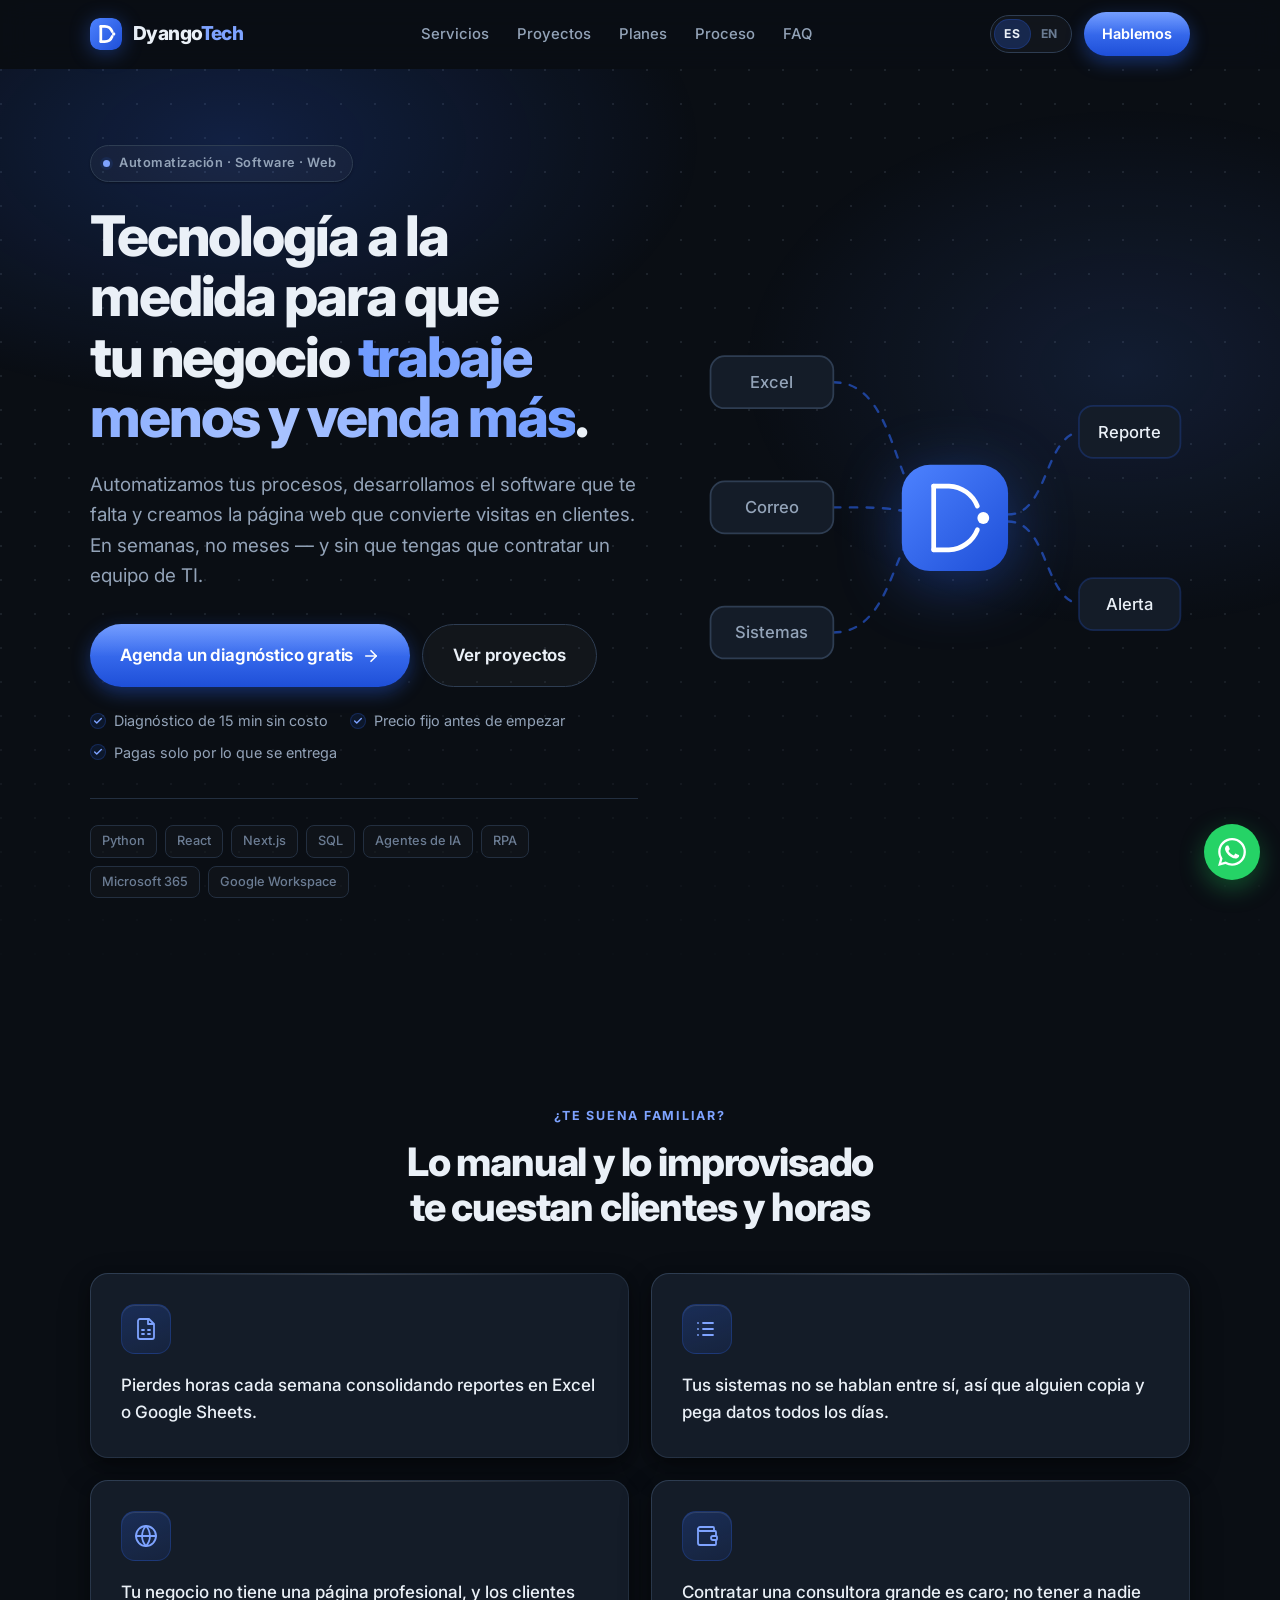
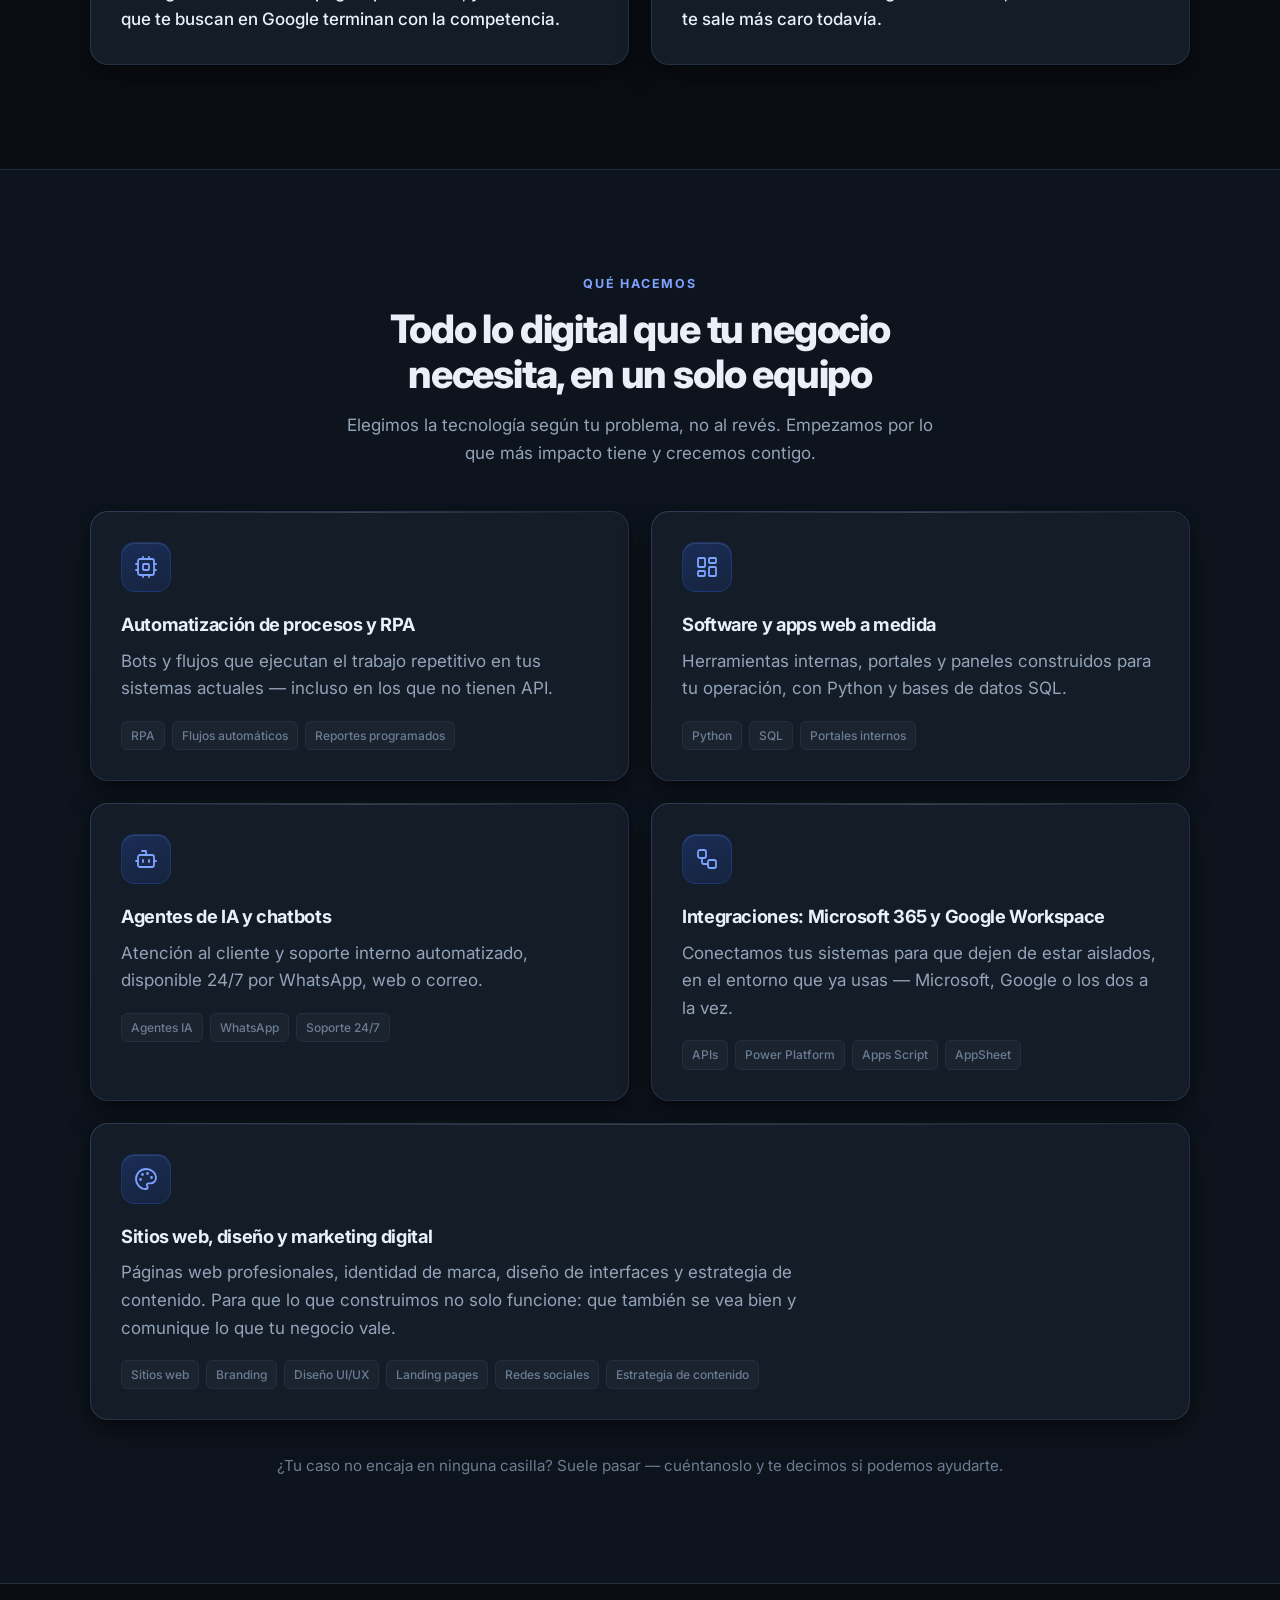
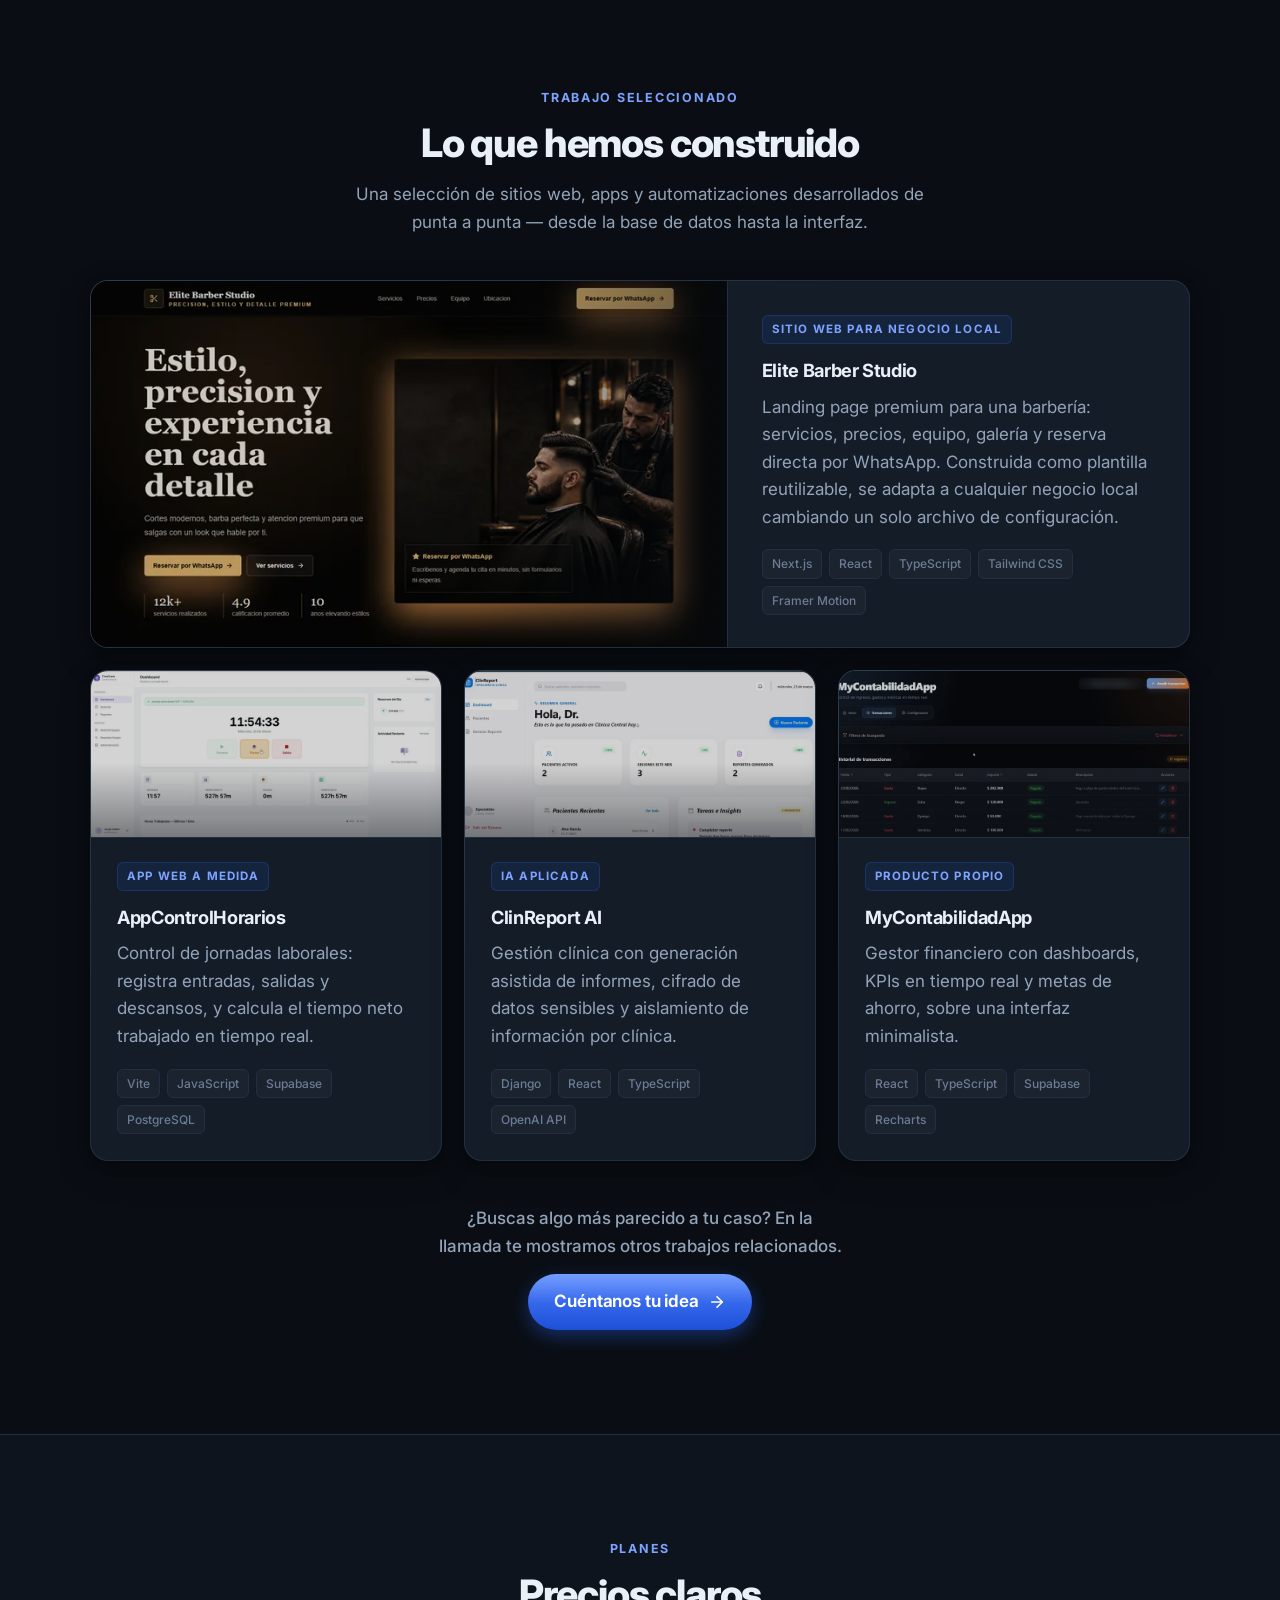
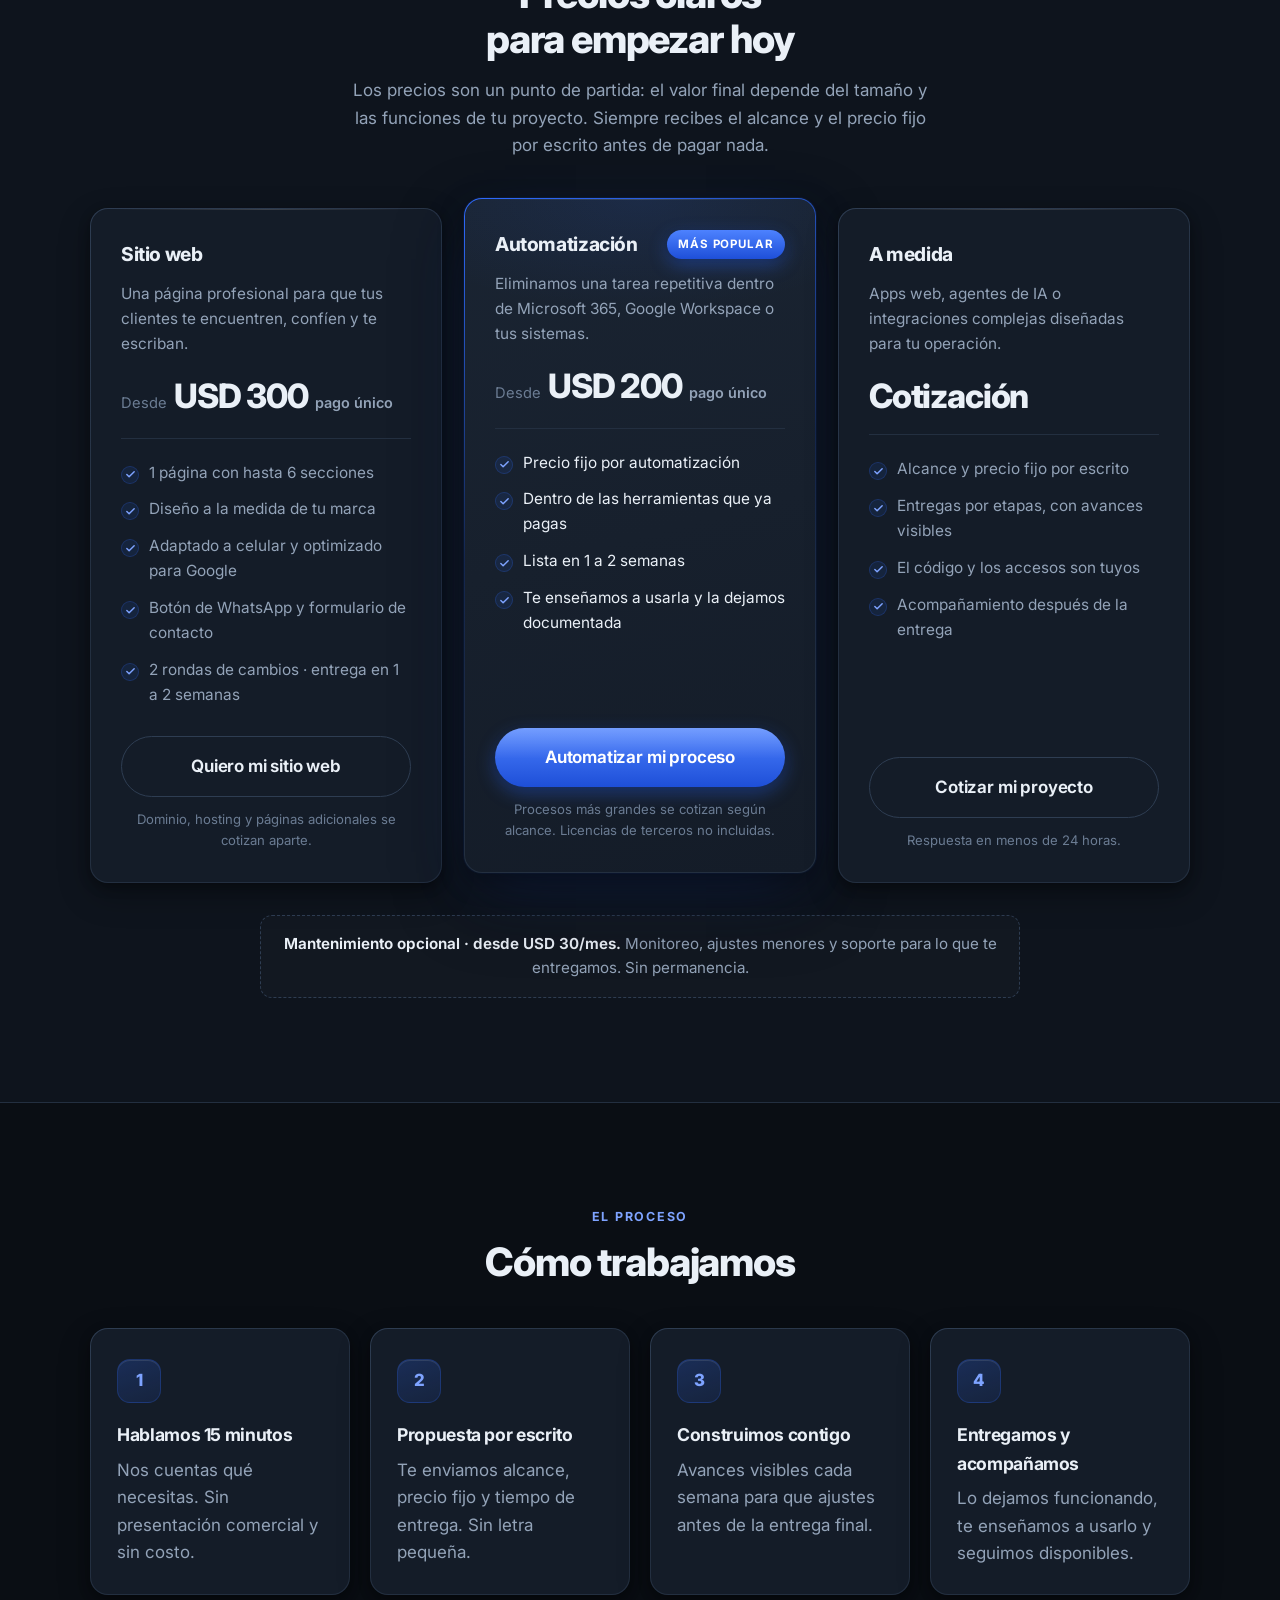
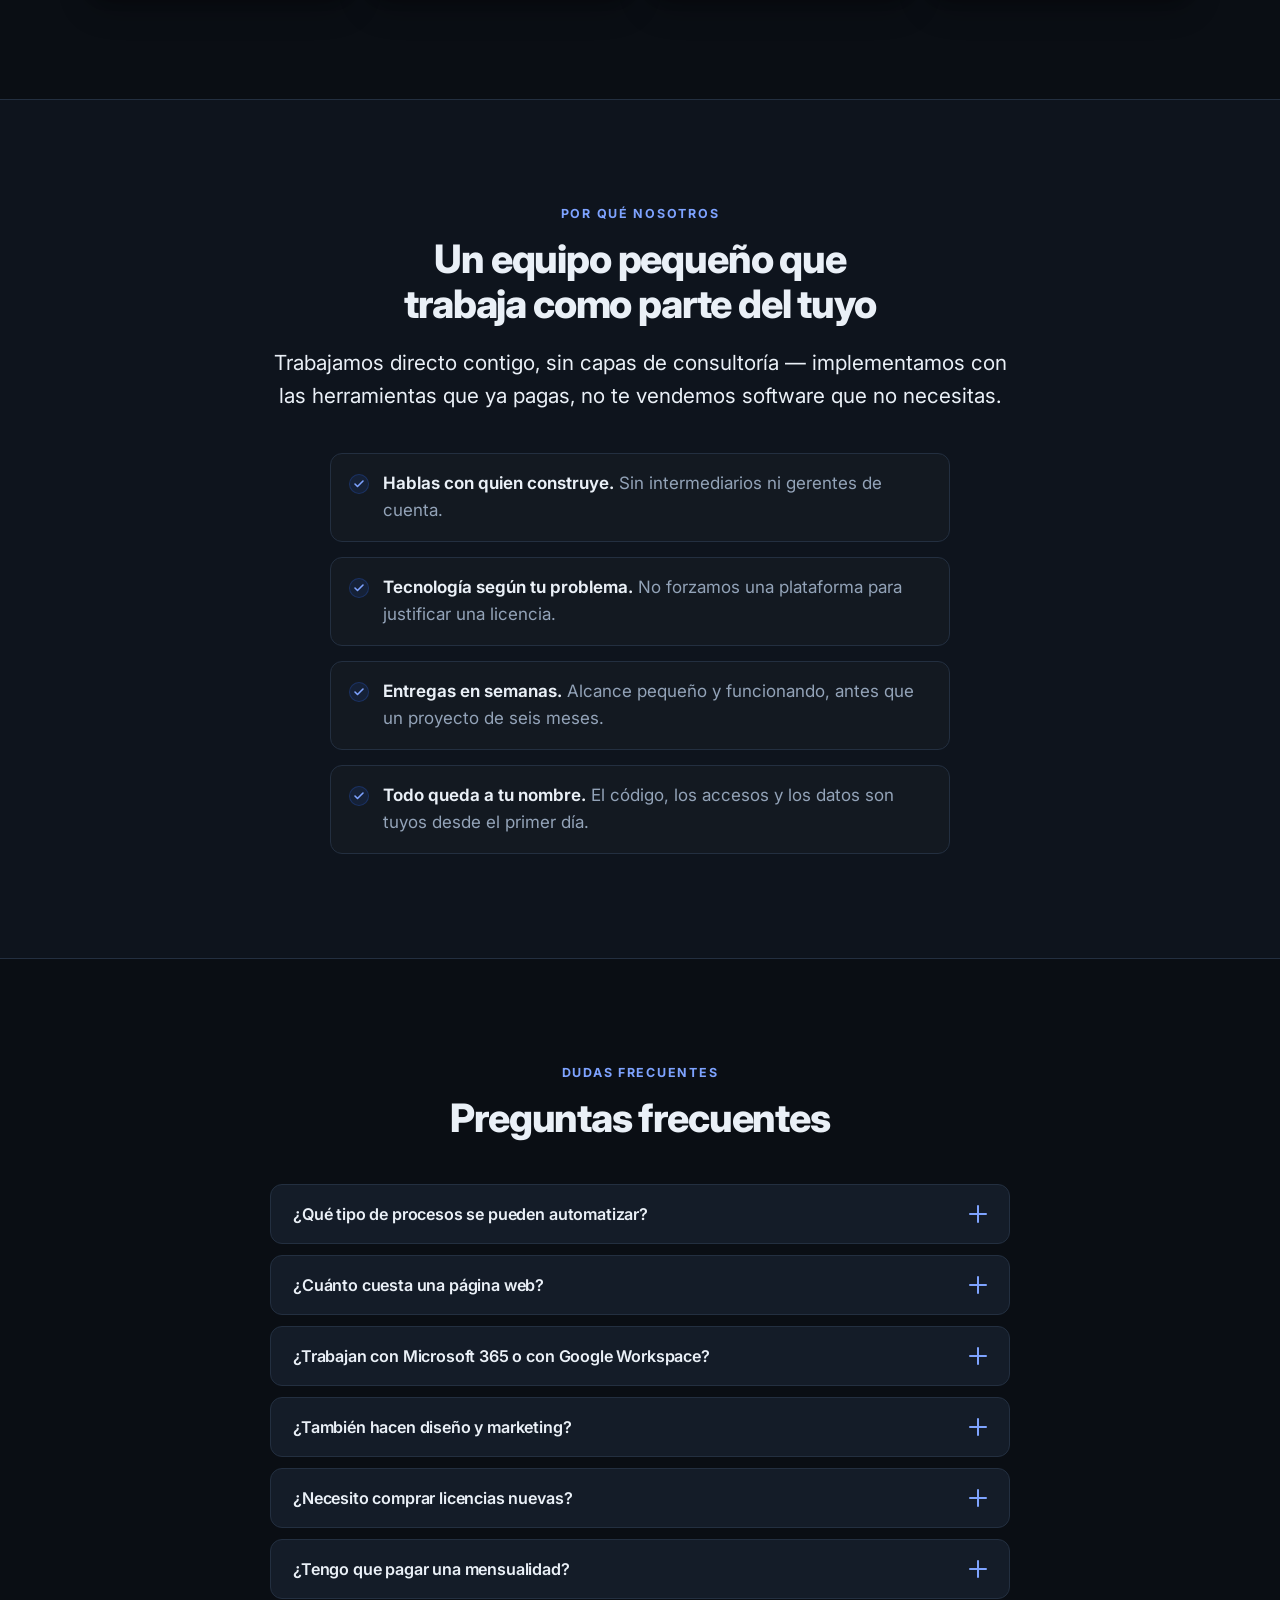
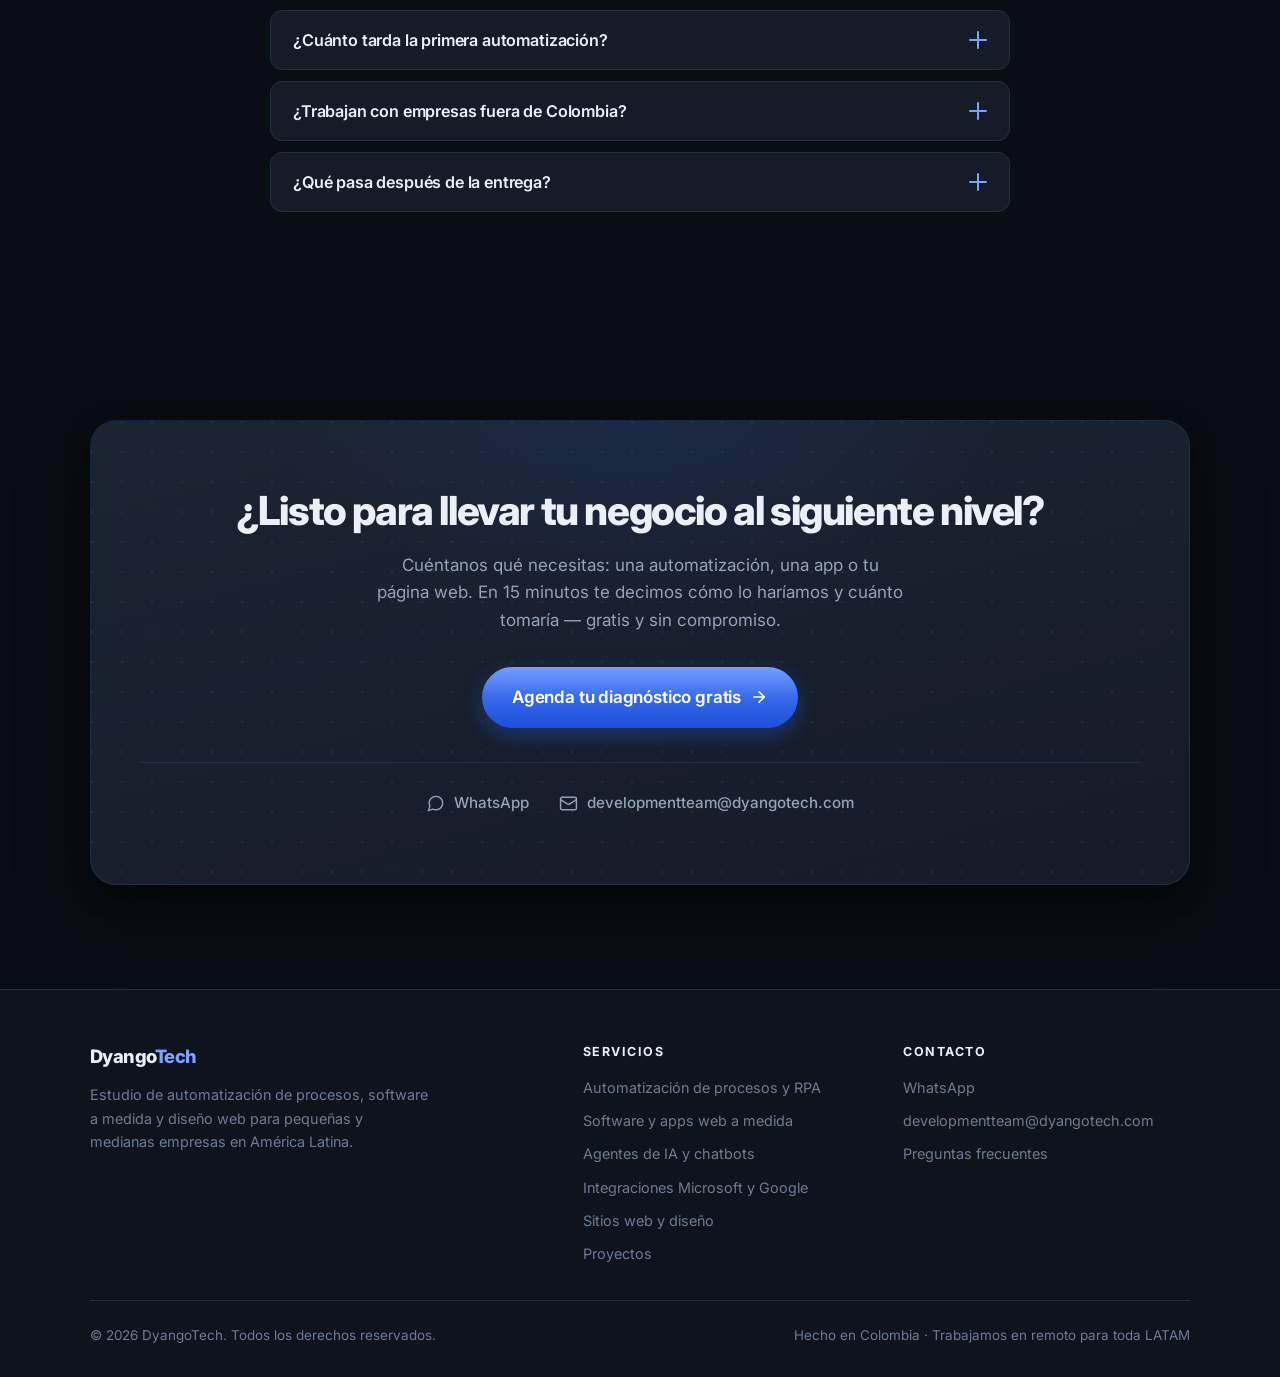
<file: index.html>
<!DOCTYPE html>
<html lang="es">
<head>
  <meta charset="UTF-8" />
  <meta name="viewport" content="width=device-width, initial-scale=1.0" />
  <meta name="theme-color" content="#0d1117" />

  <!-- =========================================================
       SEO PRINCIPAL
       Keywords objetivo: automatización de procesos, software a medida,
       RPA, agentes de IA, aplicaciones web, integraciones, Microsoft 365, Google Workspace
       ========================================================= -->
  <title>Automatización, software a medida y páginas web para pymes | DyangoTech</title>
  <meta name="description" content="Automatizamos procesos, desarrollamos software a medida y creamos páginas web profesionales para pymes: RPA, apps web, agentes de IA e integraciones. Entregas en semanas. Diagnóstico gratis de 15 minutos." />
  <meta name="keywords" content="automatización de procesos, software a medida, RPA, Power Automate, agentes de IA, chatbots, aplicaciones web a medida, páginas web para negocios, diseño web, integraciones API, Microsoft 365, Google Workspace, Google Apps Script, AppSheet, automatización empresarial, desarrollo Python" />
  <meta name="robots" content="index, follow, max-image-preview:large" />
  <meta name="author" content="DyangoTech" />
  <link rel="canonical" href="https://dyangotech.com/" />
  <link rel="alternate" hreflang="es" href="https://dyangotech.com/" />
  <link rel="alternate" hreflang="en" href="https://dyangotech.com/en/" />
  <link rel="alternate" hreflang="x-default" href="https://dyangotech.com/" />

  <!-- Open Graph (WhatsApp / LinkedIn / Facebook) -->
  <meta property="og:type" content="website" />
  <meta property="og:site_name" content="DyangoTech" />
  <meta property="og:locale" content="es_LA" />
  <meta property="og:locale:alternate" content="en_US" />
  <meta property="og:title" content="Automatización, software y páginas web a medida | DyangoTech" />
  <meta property="og:description" content="Automatizamos lo repetitivo y construimos el software y la web que te faltan. RPA, apps web, agentes de IA y sitios web — en semanas, no meses." />
  <meta property="og:url" content="https://dyangotech.com/" />
  <!-- TODO: sube og-image.png (1200x630) a la raíz del hosting -->
  <meta property="og:image" content="https://dyangotech.com/og-image.png" />
  <meta property="og:image:width" content="1200" />
  <meta property="og:image:height" content="630" />
  <meta name="twitter:card" content="summary_large_image" />
  <meta name="twitter:title" content="Automatización de procesos y software a medida | DyangoTech" />
  <meta name="twitter:description" content="Automatizamos lo repetitivo y construimos el software que te falta. En semanas, no meses." />
  <meta name="twitter:image" content="https://dyangotech.com/og-image.png" />

  <link rel="icon" type="image/svg+xml" href="logo.svg" />
  <link rel="apple-touch-icon" href="logo.svg" />

  <link rel="preconnect" href="https://fonts.googleapis.com" />
  <link rel="preconnect" href="https://fonts.gstatic.com" crossorigin />
  <link href="https://fonts.googleapis.com/css2?family=Inter:wght@400;500;600;700;800;900&display=swap" rel="stylesheet" />

  <link rel="stylesheet" href="styles.css" />

  <!-- =========================================================
       DATOS ESTRUCTURADOS (JSON-LD)
       Ayuda a Google a entender el negocio y a mostrar rich snippets.
       El FAQPage debe coincidir con el FAQ visible de la página.
       ========================================================= -->
  <script type="application/ld+json">
  {
    "@context": "https://schema.org",
    "@graph": [
      {
        "@type": "ProfessionalService",
        "@id": "https://dyangotech.com/#organization",
        "name": "DyangoTech",
        "description": "Estudio de automatización de procesos, desarrollo de software a medida y diseño web para pequeñas y medianas empresas.",
        "url": "https://dyangotech.com/",
        "logo": "https://dyangotech.com/logo.svg",
        "image": "https://dyangotech.com/og-image.png",
        "email": "developmentteam@dyangotech.com",
        "priceRange": "$$",
        "areaServed": [
          { "@type": "Place", "name": "Colombia" },
          { "@type": "Place", "name": "América Latina" }
        ],
        "knowsAbout": [
          "Automatización de procesos",
          "RPA",
          "Desarrollo de software a medida",
          "Agentes de IA",
          "Chatbots",
          "Integraciones de sistemas",
          "Microsoft 365",
          "Power Automate",
          "Google Workspace",
          "Google Apps Script",
          "AppSheet",
          "Python",
          "SQL",
          "Diseño UI/UX",
          "Branding",
          "Marketing digital",
          "Diseño web"
        ],
        "hasOfferCatalog": {
          "@type": "OfferCatalog",
          "name": "Servicios de DyangoTech",
          "itemListElement": [
            { "@type": "Offer", "itemOffered": { "@type": "Service", "name": "Automatización de procesos y RPA", "description": "Bots y flujos que ejecutan el trabajo repetitivo en tus sistemas actuales, con o sin API." } },
            { "@type": "Offer", "itemOffered": { "@type": "Service", "name": "Desarrollo de software a medida", "description": "Aplicaciones web, portales y herramientas internas construidas con Python y bases de datos SQL." } },
            { "@type": "Offer", "itemOffered": { "@type": "Service", "name": "Agentes de IA y chatbots", "description": "Atención al cliente y soporte interno automatizado 24/7 por WhatsApp, web o correo." } },
            { "@type": "Offer", "itemOffered": { "@type": "Service", "name": "Integraciones y automatización en Microsoft 365 y Google Workspace", "description": "Conectamos tus sistemas entre sí: APIs, Power Automate, Power Apps, Google Apps Script, AppSheet y reportes automáticos." } },
            { "@type": "Offer", "itemOffered": { "@type": "Service", "name": "Sitios web, diseño y marketing digital", "description": "Páginas web profesionales, identidad de marca, diseño de interfaces y estrategia de contenido para pequeñas y medianas empresas." } }
          ]
        }
      },
      {
        "@type": "WebSite",
        "@id": "https://dyangotech.com/#website",
        "url": "https://dyangotech.com/",
        "name": "DyangoTech",
        "inLanguage": "es",
        "publisher": { "@id": "https://dyangotech.com/#organization" }
      },
      {
        "@type": "FAQPage",
        "mainEntity": [
          {
            "@type": "Question",
            "name": "¿Qué tipo de procesos se pueden automatizar?",
            "acceptedAnswer": { "@type": "Answer", "text": "Casi cualquier tarea repetitiva y con reglas claras: consolidar reportes, enviar recordatorios, aprobar solicitudes, mover datos entre sistemas, generar facturas o responder consultas frecuentes." }
          },
          {
            "@type": "Question",
            "name": "¿Cuánto cuesta una página web?",
            "acceptedAnswer": { "@type": "Answer", "text": "Un sitio web profesional de una página (hasta 6 secciones y 2 rondas de cambios) parte desde USD 300 como pago único. Más páginas o funciones se cotizan según el alcance. Antes de empezar recibes el precio fijo por escrito." }
          },
          {
            "@type": "Question",
            "name": "¿Trabajan con Microsoft 365 o con Google Workspace?",
            "acceptedAnswer": { "@type": "Answer", "text": "Con los dos. Automatizamos en Microsoft 365 (Power Automate, Power Apps) y en Google Workspace (Apps Script, AppSheet, Sheets), y conectamos ambos si tu equipo usa los dos. Además desarrollamos aplicaciones web con Python y SQL, agentes de IA, bots RPA e integraciones con cualquier sistema que tenga API." }
          },
          {
            "@type": "Question",
            "name": "¿También hacen diseño y marketing?",
            "acceptedAnswer": { "@type": "Answer", "text": "Sí. Cubrimos identidad de marca, diseño de interfaces, landing pages y estrategia de contenido, tanto como servicio aparte como complemento de lo que desarrollamos." }
          },
          {
            "@type": "Question",
            "name": "¿Necesito comprar licencias nuevas?",
            "acceptedAnswer": { "@type": "Answer", "text": "En la mayoría de los casos no. Priorizamos trabajar dentro de las herramientas que ya pagas. Si algo requiere una licencia adicional, te lo decimos antes de empezar." }
          },
          {
            "@type": "Question",
            "name": "¿Tengo que pagar una mensualidad?",
            "acceptedAnswer": { "@type": "Answer", "text": "No. Pagas una sola vez por lo que desarrollamos. El mantenimiento mensual es opcional (desde USD 30/mes) y lo cancelas cuando quieras." }
          },
          {
            "@type": "Question",
            "name": "¿Cuánto tarda la primera automatización?",
            "acceptedAnswer": { "@type": "Answer", "text": "Normalmente entre 1 y 2 semanas desde la primera llamada." }
          },
          {
            "@type": "Question",
            "name": "¿Trabajan con empresas fuera de Colombia?",
            "acceptedAnswer": { "@type": "Answer", "text": "Sí. Trabajamos en remoto con empresas de toda América Latina y coordinamos en tu zona horaria." }
          },
          {
            "@type": "Question",
            "name": "¿Qué pasa después de la entrega?",
            "acceptedAnswer": { "@type": "Answer", "text": "Te enseñamos a usar lo que construimos y seguimos disponibles para ajustes y soporte. Si quieres que lo vigilemos y ajustemos de forma continua, puedes sumar el mantenimiento mensual." }
          }
        ]
      }
    ]
  }
  </script>
</head>
<body>

  <!-- =========================================================
       CONFIGURACIÓN — TODO YA ESTÁ PUESTO
       - WhatsApp: +57 313 344 8250  (enlaces wa.me/573133448250)
         Para cambiarlo, reemplaza 573133448250 en todo el archivo.
       - Correo: developmentteam@dyangotech.com (enlaces mailto)
       - Proyectos: seccion #proyectos, imagenes en /img
       - Pendiente antes de publicar: subir og-image.png y confirmar
         el dominio real en las etiquetas og:url y canonical.
       ========================================================= -->

  <a href="#main" class="skip-link">Saltar al contenido</a>

  <!-- ===================== HEADER ===================== -->
  <header class="site-header" id="siteHeader">
    <div class="container header-inner">
      <a href="#hero" class="brand" aria-label="DyangoTech, inicio">
        <svg class="brand-mark" viewBox="0 0 40 40" aria-hidden="true" focusable="false">
          <defs>
            <linearGradient id="bmGrad" x1="0" y1="0" x2="1" y2="1">
              <stop offset="0%" stop-color="#4d82ff"/>
              <stop offset="100%" stop-color="#1e4fd8"/>
            </linearGradient>
          </defs>
          <rect width="40" height="40" rx="11" fill="url(#bmGrad)"/>
          <path d="M13.5 10.5v19" stroke="#fff" stroke-width="3.4" stroke-linecap="round" fill="none"/>
          <path d="M13.5 10.5h5a10 10 0 0 1 9.2 6.4" stroke="#fff" stroke-width="3.4" stroke-linecap="round" fill="none"/>
          <path d="M27.7 23.1a10 10 0 0 1-9.2 6.4h-5" stroke="#fff" stroke-width="3.4" stroke-linecap="round" fill="none"/>
          <circle cx="29.6" cy="20" r="2.1" fill="#fff"/>
        </svg>
        <span class="brand-name">Dyango<span class="brand-accent">Tech</span></span>
      </a>

      <nav class="header-nav" aria-label="Navegación principal">
        <a href="#servicios">Servicios</a>
        <a href="#proyectos">Proyectos</a>
        <a href="#planes">Planes</a>
        <a href="#como-funciona">Proceso</a>
        <a href="#faq">FAQ</a>
      </nav>

      <div class="header-actions">
        <nav class="lang-switch" aria-label="Idioma / Language">
          <a href="./" hreflang="es" lang="es" title="Español" aria-current="page">ES</a>
          <a href="en/" hreflang="en" lang="en" title="English">EN</a>
        </nav>
        <a class="btn btn-cta btn-sm header-cta"
           href="https://wa.me/573133448250?text=Hola%20DyangoTech%2C%20quiero%20contarles%20mi%20proyecto"
           target="_blank" rel="noopener">
          Hablemos
        </a>
      </div>
    </div>
  </header>

  <main id="main">

    <!-- ===================== HERO ===================== -->
    <section id="hero" class="hero">
      <div class="hero-bg" aria-hidden="true"></div>
      <div class="container hero-inner">
        <div class="hero-copy">
          <p class="eyebrow">
            <span class="eyebrow-dot" aria-hidden="true"></span>
            Automatización · Software · Web
          </p>
          <h1 class="hero-title">
            Tecnología a la medida para que tu negocio
            <span class="grad-text">trabaje menos y venda más</span>.
          </h1>
          <p class="hero-sub">
            Automatizamos tus procesos, desarrollamos el software que te falta y creamos
            la página web que convierte visitas en clientes. En semanas, no meses — y sin
            que tengas que contratar un equipo de TI.
          </p>
          <div class="hero-cta">
            <a class="btn btn-cta btn-lg"
               href="https://wa.me/573133448250?text=Hola%20DyangoTech%2C%20quiero%20contarles%20mi%20proyecto"
               target="_blank" rel="noopener">
              Agenda un diagnóstico gratis
              <svg viewBox="0 0 24 24" fill="none" stroke="currentColor" stroke-width="2.2" stroke-linecap="round" stroke-linejoin="round" aria-hidden="true"><path d="M5 12h14"/><path d="m12 5 7 7-7 7"/></svg>
            </a>
            <a class="btn btn-ghost btn-lg" href="#proyectos">Ver proyectos</a>
          </div>
          <ul class="hero-trust" aria-label="Garantías">
            <li>Diagnóstico de 15 min sin costo</li>
            <li>Precio fijo antes de empezar</li>
            <li>Pagas solo por lo que se entrega</li>
          </ul>
          <ul class="hero-chips" aria-label="Tecnologías con las que trabajamos">
            <li>Python</li>
            <li>React</li>
            <li>Next.js</li>
            <li>SQL</li>
            <li>Agentes de IA</li>
            <li>RPA</li>
            <li>Microsoft 365</li>
            <li>Google Workspace</li>
          </ul>
        </div>

        <!-- Visual de flujo: entrada manual → automatización → resultado -->
        <div class="hero-visual" aria-hidden="true">
          <svg viewBox="0 0 420 360" class="flow" xmlns="http://www.w3.org/2000/svg">
            <defs>
              <linearGradient id="coreGrad" x1="0" y1="0" x2="1" y2="1">
                <stop offset="0%" stop-color="#4d82ff"/>
                <stop offset="100%" stop-color="#1e4fd8"/>
              </linearGradient>
            </defs>

            <!-- conectores -->
            <g class="flow-lines" fill="none" stroke="#2f6bff" stroke-width="2" stroke-linecap="round">
              <path d="M118 62 C 170 62, 168 150, 196 168" opacity=".55"/>
              <path d="M118 168 C 158 168, 166 168, 190 174" opacity=".55"/>
              <path d="M118 274 C 170 274, 168 190, 196 180" opacity=".55"/>
              <path d="M266 174 C 300 174, 296 110, 326 104" opacity=".55"/>
              <path d="M266 180 C 300 180, 296 244, 326 250" opacity=".55"/>
            </g>

            <!-- entradas -->
            <g class="flow-node">
              <rect x="14" y="40" width="104" height="44" rx="12"/>
              <text x="66" y="67">Excel</text>
            </g>
            <g class="flow-node">
              <rect x="14" y="146" width="104" height="44" rx="12"/>
              <text x="66" y="173">Correo</text>
            </g>
            <g class="flow-node">
              <rect x="14" y="252" width="104" height="44" rx="12"/>
              <text x="66" y="279">Sistemas</text>
            </g>

            <!-- núcleo -->
            <g class="flow-core">
              <rect x="176" y="132" width="90" height="90" rx="24" fill="url(#coreGrad)"/>
              <path d="M203 150v54" stroke="#fff" stroke-width="4" stroke-linecap="round" fill="none"/>
              <path d="M203 150h13a27 27 0 0 1 24 17" stroke="#fff" stroke-width="4" stroke-linecap="round" fill="none"/>
              <path d="M240 187a27 27 0 0 1-24 17h-13" stroke="#fff" stroke-width="4" stroke-linecap="round" fill="none"/>
              <circle cx="245" cy="177" r="5" fill="#fff"/>
            </g>

            <!-- salidas -->
            <g class="flow-node flow-node-out">
              <rect x="326" y="82" width="86" height="44" rx="12"/>
              <text x="369" y="109">Reporte</text>
            </g>
            <g class="flow-node flow-node-out">
              <rect x="326" y="228" width="86" height="44" rx="12"/>
              <text x="369" y="255">Alerta</text>
            </g>
          </svg>
        </div>
      </div>
    </section>

    <!-- ===================== EL PROBLEMA ===================== -->
    <section id="problema" class="section">
      <div class="container">
        <p class="section-eyebrow">¿Te suena familiar?</p>
        <h2 class="section-title">Lo manual y lo improvisado te cuestan clientes y horas</h2>

        <div class="grid grid-2 problem-grid">
          <article class="card card-problem">
            <span class="card-icon" aria-hidden="true">
              <svg viewBox="0 0 24 24" fill="none" stroke="currentColor" stroke-width="1.8" stroke-linecap="round" stroke-linejoin="round"><path d="M15 2H6a2 2 0 0 0-2 2v16a2 2 0 0 0 2 2h12a2 2 0 0 0 2-2V7Z"/><path d="M14 2v5h5"/><path d="M8 13h2"/><path d="M14 13h2"/><path d="M8 17h2"/><path d="M14 17h2"/></svg>
            </span>
            <p>Pierdes horas cada semana consolidando reportes en Excel o Google Sheets.</p>
          </article>
          <article class="card card-problem">
            <span class="card-icon" aria-hidden="true">
              <svg viewBox="0 0 24 24" fill="none" stroke="currentColor" stroke-width="1.8" stroke-linecap="round" stroke-linejoin="round"><path d="M8 6h10"/><path d="M8 12h10"/><path d="M8 18h10"/><path d="M3 6h.01"/><path d="M3 12h.01"/><path d="M3 18h.01"/></svg>
            </span>
            <p>Tus sistemas no se hablan entre sí, así que alguien copia y pega datos todos los días.</p>
          </article>
          <article class="card card-problem">
            <span class="card-icon" aria-hidden="true">
              <svg viewBox="0 0 24 24" fill="none" stroke="currentColor" stroke-width="1.8" stroke-linecap="round" stroke-linejoin="round"><circle cx="12" cy="12" r="10"/><path d="M2 12h20"/><path d="M12 2a15.3 15.3 0 0 1 4 10 15.3 15.3 0 0 1-4 10 15.3 15.3 0 0 1-4-10 15.3 15.3 0 0 1 4-10z"/></svg>
            </span>
            <p>Tu negocio no tiene una página profesional, y los clientes que te buscan en Google terminan con la competencia.</p>
          </article>
          <article class="card card-problem">
            <span class="card-icon" aria-hidden="true">
              <svg viewBox="0 0 24 24" fill="none" stroke="currentColor" stroke-width="1.8" stroke-linecap="round" stroke-linejoin="round"><path d="M19 7V4a1 1 0 0 0-1-1H5a2 2 0 0 0 0 4h15a1 1 0 0 1 1 1v4h-3a2 2 0 0 0 0 4h3a1 1 0 0 0 1-1v-2a1 1 0 0 0-1-1"/><path d="M3 5v14a2 2 0 0 0 2 2h15a1 1 0 0 0 1-1v-4"/></svg>
            </span>
            <p>Contratar una consultora grande es caro; no tener a nadie te sale más caro todavía.</p>
          </article>
        </div>
      </div>
    </section>

    <!-- ===================== SERVICIOS ===================== -->
    <section id="servicios" class="section section-alt">
      <div class="container">
        <p class="section-eyebrow">Qué hacemos</p>
        <h2 class="section-title">Todo lo digital que tu negocio necesita, en un solo equipo</h2>
        <p class="section-lead">
          Elegimos la tecnología según tu problema, no al revés. Empezamos por lo que
          más impacto tiene y crecemos contigo.
        </p>

        <div class="grid grid-2 cap-grid">

          <article class="card card-cap">
            <span class="card-icon" aria-hidden="true">
              <svg viewBox="0 0 24 24" fill="none" stroke="currentColor" stroke-width="1.8" stroke-linecap="round" stroke-linejoin="round"><rect width="16" height="16" x="4" y="4" rx="2"/><rect width="6" height="6" x="9" y="9" rx="1"/><path d="M15 2v2"/><path d="M15 20v2"/><path d="M2 15h2"/><path d="M2 9h2"/><path d="M20 15h2"/><path d="M20 9h2"/><path d="M9 2v2"/><path d="M9 20v2"/></svg>
            </span>
            <h3 class="card-title">Automatización de procesos y RPA</h3>
            <p>
              Bots y flujos que ejecutan el trabajo repetitivo en tus sistemas actuales —
              incluso en los que no tienen API.
            </p>
            <ul class="card-tags">
              <li>RPA</li><li>Flujos automáticos</li><li>Reportes programados</li>
            </ul>
          </article>

          <article class="card card-cap">
            <span class="card-icon" aria-hidden="true">
              <svg viewBox="0 0 24 24" fill="none" stroke="currentColor" stroke-width="1.8" stroke-linecap="round" stroke-linejoin="round"><rect width="7" height="9" x="3" y="3" rx="1"/><rect width="7" height="5" x="14" y="3" rx="1"/><rect width="7" height="9" x="14" y="12" rx="1"/><rect width="7" height="5" x="3" y="16" rx="1"/></svg>
            </span>
            <h3 class="card-title">Software y apps web a medida</h3>
            <p>
              Herramientas internas, portales y paneles construidos para tu operación,
              con Python y bases de datos SQL.
            </p>
            <ul class="card-tags">
              <li>Python</li><li>SQL</li><li>Portales internos</li>
            </ul>
          </article>

          <article class="card card-cap">
            <span class="card-icon" aria-hidden="true">
              <svg viewBox="0 0 24 24" fill="none" stroke="currentColor" stroke-width="1.8" stroke-linecap="round" stroke-linejoin="round"><path d="M12 8V4H8"/><rect width="16" height="12" x="4" y="8" rx="2"/><path d="M2 14h2"/><path d="M20 14h2"/><path d="M15 13v2"/><path d="M9 13v2"/></svg>
            </span>
            <h3 class="card-title">Agentes de IA y chatbots</h3>
            <p>
              Atención al cliente y soporte interno automatizado, disponible 24/7
              por WhatsApp, web o correo.
            </p>
            <ul class="card-tags">
              <li>Agentes IA</li><li>WhatsApp</li><li>Soporte 24/7</li>
            </ul>
          </article>

          <article class="card card-cap">
            <span class="card-icon" aria-hidden="true">
              <svg viewBox="0 0 24 24" fill="none" stroke="currentColor" stroke-width="1.8" stroke-linecap="round" stroke-linejoin="round"><rect width="8" height="8" x="3" y="3" rx="2"/><path d="M7 11v4a2 2 0 0 0 2 2h4"/><rect width="8" height="8" x="13" y="13" rx="2"/></svg>
            </span>
            <h3 class="card-title">Integraciones: Microsoft 365 y Google Workspace</h3>
            <p>
              Conectamos tus sistemas para que dejen de estar aislados, en el entorno
              que ya usas — Microsoft, Google o los dos a la vez.
            </p>
            <ul class="card-tags">
              <li>APIs</li><li>Power Platform</li><li>Apps Script</li><li>AppSheet</li>
            </ul>
          </article>

          <article class="card card-cap card-wide">
            <span class="card-icon" aria-hidden="true">
              <svg viewBox="0 0 24 24" fill="none" stroke="currentColor" stroke-width="1.8" stroke-linecap="round" stroke-linejoin="round"><circle cx="13.5" cy="6.5" r=".5" fill="currentColor"/><circle cx="17.5" cy="10.5" r=".5" fill="currentColor"/><circle cx="8.5" cy="7.5" r=".5" fill="currentColor"/><circle cx="6.5" cy="12.5" r=".5" fill="currentColor"/><path d="M12 2C6.5 2 2 6.5 2 12s4.5 10 10 10c.926 0 1.648-.746 1.648-1.688 0-.437-.18-.835-.437-1.125-.29-.289-.438-.652-.438-1.125a1.64 1.64 0 0 1 1.668-1.668h1.996c3.051 0 5.555-2.503 5.555-5.554C21.965 6.012 17.461 2 12 2z"/></svg>
            </span>
            <h3 class="card-title">Sitios web, diseño y marketing digital</h3>
            <p>
              Páginas web profesionales, identidad de marca, diseño de interfaces y estrategia de contenido.
              Para que lo que construimos no solo funcione: que también se vea bien
              y comunique lo que tu negocio vale.
            </p>
            <ul class="card-tags">
              <li>Sitios web</li><li>Branding</li><li>Diseño UI/UX</li><li>Landing pages</li><li>Redes sociales</li><li>Estrategia de contenido</li>
            </ul>
          </article>

        </div>

        <p class="section-foot">
          ¿Tu caso no encaja en ninguna casilla? Suele pasar — cuéntanoslo y te decimos si podemos ayudarte.
        </p>
      </div>
    </section>

    <!-- =====================================================================
         PROYECTOS
         NOTA: esta seccion muestra productos ya construidos, NO casos de
         clientes ni testimonios. Cuando tengas clientes reales con permiso
         para publicar, agrega una seccion de testimonios aparte.
         ===================================================================== -->
    <section id="proyectos" class="section">
      <div class="container">
        <p class="section-eyebrow">Trabajo seleccionado</p>
        <h2 class="section-title">Lo que hemos construido</h2>
        <p class="section-lead">
          Una selección de sitios web, apps y automatizaciones desarrollados de punta
          a punta — desde la base de datos hasta la interfaz.
        </p>

        <div class="grid grid-2 proj-grid">

          <article class="card card-proj card-proj-feature">
            <figure class="proj-shot">
              <img src="img/proyecto-barberia.webp" width="880" height="420" loading="lazy" decoding="async"
                   alt="Landing page de Elite Barber Studio con el titular, botones de reserva por WhatsApp y foto de un barbero trabajando" />
            </figure>
            <div class="proj-body">
              <span class="proj-kind">Sitio web para negocio local</span>
              <h3 class="card-title">Elite Barber Studio</h3>
              <p>Landing page premium para una barbería: servicios, precios, equipo, galería y reserva directa por WhatsApp. Construida como plantilla reutilizable, se adapta a cualquier negocio local cambiando un solo archivo de configuración.</p>
              <ul class="card-tags"><li>Next.js</li><li>React</li><li>TypeScript</li><li>Tailwind CSS</li><li>Framer Motion</li></ul>
            </div>
          </article>


          <article class="card card-proj">
            <figure class="proj-shot">
              <img src="img/proyecto-controlhorarios.webp" width="880" height="420" loading="lazy" decoding="async"
                   alt="Panel de AppControlHorarios con reloj de jornada activa y totales de horas trabajadas" />
            </figure>
            <div class="proj-body">
              <span class="proj-kind">App web a medida</span>
              <h3 class="card-title">AppControlHorarios</h3>
              <p>Control de jornadas laborales: registra entradas, salidas y descansos, y calcula el tiempo neto trabajado en tiempo real.</p>
              <ul class="card-tags"><li>Vite</li><li>JavaScript</li><li>Supabase</li><li>PostgreSQL</li></ul>
            </div>
          </article>

          <article class="card card-proj">
            <figure class="proj-shot">
              <img src="img/proyecto-clinreport.webp" width="880" height="420" loading="lazy" decoding="async"
                   alt="Panel de ClinReport AI con indicadores de pacientes activos, sesiones e informes generados" />
            </figure>
            <div class="proj-body">
              <span class="proj-kind">IA aplicada</span>
              <h3 class="card-title">ClinReport AI</h3>
              <p>Gestión clínica con generación asistida de informes, cifrado de datos sensibles y aislamiento de información por clínica.</p>
              <ul class="card-tags"><li>Django</li><li>React</li><li>TypeScript</li><li>OpenAI API</li></ul>
            </div>
          </article>

          <article class="card card-proj">
            <figure class="proj-shot">
              <img src="img/proyecto-contabilidad.webp" width="880" height="420" loading="lazy" decoding="async"
                   alt="Historial de transacciones de MyContabilidadApp con filtros y estados de pago" />
            </figure>
            <div class="proj-body">
              <span class="proj-kind">Producto propio</span>
              <h3 class="card-title">MyContabilidadApp</h3>
              <p>Gestor financiero con dashboards, KPIs en tiempo real y metas de ahorro, sobre una interfaz minimalista.</p>
              <ul class="card-tags"><li>React</li><li>TypeScript</li><li>Supabase</li><li>Recharts</li></ul>
            </div>
          </article>

        </div>

        <div class="section-cta">
          <p>¿Buscas algo más parecido a tu caso? En la llamada te mostramos otros trabajos relacionados.</p>
          <a class="btn btn-cta" href="https://wa.me/573133448250?text=Hola%20DyangoTech%2C%20vi%20sus%20proyectos%20y%20quiero%20ver%20ejemplos%20parecidos%20a%20lo%20que%20necesito" target="_blank" rel="noopener">
            Cuéntanos tu idea
            <svg viewBox="0 0 24 24" fill="none" stroke="currentColor" stroke-width="2.2" stroke-linecap="round" stroke-linejoin="round" aria-hidden="true"><path d="M5 12h14"/><path d="m12 5 7 7-7 7"/></svg>
          </a>
        </div>
      </div>
    </section>

    <!-- ===================== PLANES =====================
         NOTA: modelo de cobro por proyecto (pago único) + mantenimiento
         mensual opcional. Precios: automatización desde USD 200,
         sitio web desde USD 300, mantenimiento desde USD 30/mes.
         ===================================================== -->
    <section id="planes" class="section section-alt">
      <div class="container">
        <p class="section-eyebrow">Planes</p>
        <h2 class="section-title">Precios claros para empezar hoy</h2>
        <p class="section-lead">
          Los precios son un punto de partida: el valor final depende del tamaño y
          las funciones de tu proyecto. Siempre recibes el alcance y el precio fijo
          por escrito antes de pagar nada.
        </p>

        <div class="grid price-grid">
          <article class="card price-card">
            <div class="price-head">
              <h3 class="price-name">Sitio web</h3>
            </div>
            <p class="price-desc">Una página profesional para que tus clientes te encuentren, confíen y te escriban.</p>
            <div class="price-amount-row">
              <span class="price-from">Desde</span>
              <span class="price-amount">USD 300</span>
              <span class="price-period">pago único</span>
            </div>
            <ul class="price-list">
              <li>1 página con hasta 6 secciones</li>
              <li>Diseño a la medida de tu marca</li>
              <li>Adaptado a celular y optimizado para Google</li>
              <li>Botón de WhatsApp y formulario de contacto</li>
              <li>2 rondas de cambios · entrega en 1 a 2 semanas</li>
            </ul>
            <a class="btn btn-outline btn-block" href="https://wa.me/573133448250?text=Hola%20DyangoTech%2C%20me%20interesa%20un%20sitio%20web%20para%20mi%20negocio" target="_blank" rel="noopener">Quiero mi sitio web</a>
            <p class="price-note">Dominio, hosting y páginas adicionales se cotizan aparte.</p>
          </article>
          <article class="card price-card is-featured">
            <div class="price-head">
              <h3 class="price-name">Automatización</h3>
              <span class="price-tag">Más popular</span>
            </div>
            <p class="price-desc">Eliminamos una tarea repetitiva dentro de Microsoft 365, Google Workspace o tus sistemas.</p>
            <div class="price-amount-row">
              <span class="price-from">Desde</span>
              <span class="price-amount">USD 200</span>
              <span class="price-period">pago único</span>
            </div>
            <ul class="price-list">
              <li>Precio fijo por automatización</li>
              <li>Dentro de las herramientas que ya pagas</li>
              <li>Lista en 1 a 2 semanas</li>
              <li>Te enseñamos a usarla y la dejamos documentada</li>
            </ul>
            <a class="btn btn-cta btn-block" href="https://wa.me/573133448250?text=Hola%20DyangoTech%2C%20quiero%20automatizar%20un%20proceso" target="_blank" rel="noopener">Automatizar mi proceso</a>
            <p class="price-note">Procesos más grandes se cotizan según alcance. Licencias de terceros no incluidas.</p>
          </article>
          <article class="card price-card">
            <div class="price-head">
              <h3 class="price-name">A medida</h3>
            </div>
            <p class="price-desc">Apps web, agentes de IA o integraciones complejas diseñadas para tu operación.</p>
            <div class="price-amount-row">
              <span class="price-from"></span>
              <span class="price-amount">Cotización</span>
              
            </div>
            <ul class="price-list">
              <li>Alcance y precio fijo por escrito</li>
              <li>Entregas por etapas, con avances visibles</li>
              <li>El código y los accesos son tuyos</li>
              <li>Acompañamiento después de la entrega</li>
            </ul>
            <a class="btn btn-outline btn-block" href="https://wa.me/573133448250?text=Hola%20DyangoTech%2C%20quiero%20cotizar%20un%20proyecto%20a%20medida" target="_blank" rel="noopener">Cotizar mi proyecto</a>
            <p class="price-note">Respuesta en menos de 24 horas.</p>
          </article>
        </div>

        <div class="price-maint">
          <p>
            <strong>Mantenimiento opcional · desde USD 30/mes.</strong>
            Monitoreo, ajustes menores y soporte para lo que te entregamos. Sin permanencia.
          </p>
        </div>
      </div>
    </section>

    <!-- ===================== CÓMO FUNCIONA ===================== -->
    <section id="como-funciona" class="section">
      <div class="container">
        <p class="section-eyebrow">El proceso</p>
        <h2 class="section-title">Cómo trabajamos</h2>

        <ol class="steps">
          <li class="step">
            <span class="step-num">1</span>
            <h3 class="step-title">Hablamos 15 minutos</h3>
            <p>Nos cuentas qué necesitas. Sin presentación comercial y sin costo.</p>
          </li>
          <li class="step">
            <span class="step-num">2</span>
            <h3 class="step-title">Propuesta por escrito</h3>
            <p>Te enviamos alcance, precio fijo y tiempo de entrega. Sin letra pequeña.</p>
          </li>
          <li class="step">
            <span class="step-num">3</span>
            <h3 class="step-title">Construimos contigo</h3>
            <p>Avances visibles cada semana para que ajustes antes de la entrega final.</p>
          </li>
          <li class="step">
            <span class="step-num">4</span>
            <h3 class="step-title">Entregamos y acompañamos</h3>
            <p>Lo dejamos funcionando, te enseñamos a usarlo y seguimos disponibles.</p>
          </li>
        </ol>
      </div>
    </section>

    <!-- ===================== POR QUÉ DYANGOTECH ===================== -->
    <section id="por-que" class="section section-alt">
      <div class="container">
        <div class="why-block">
          <p class="section-eyebrow">Por qué nosotros</p>
          <h2 class="section-title">Un equipo pequeño que trabaja como parte del tuyo</h2>
          <p class="why-text">
            Trabajamos directo contigo, sin capas de consultoría — implementamos con
            las herramientas que ya pagas, no te vendemos software que no necesitas.
          </p>
          <ul class="why-points">
            <li>
              <span class="why-check" aria-hidden="true"></span>
              <span><strong>Hablas con quien construye.</strong> Sin intermediarios ni gerentes de cuenta.</span>
            </li>
            <li>
              <span class="why-check" aria-hidden="true"></span>
              <span><strong>Tecnología según tu problema.</strong> No forzamos una plataforma para justificar una licencia.</span>
            </li>
            <li>
              <span class="why-check" aria-hidden="true"></span>
              <span><strong>Entregas en semanas.</strong> Alcance pequeño y funcionando, antes que un proyecto de seis meses.</span>
            </li>
            <li>
              <span class="why-check" aria-hidden="true"></span>
              <span><strong>Todo queda a tu nombre.</strong> El código, los accesos y los datos son tuyos desde el primer día.</span>
            </li>
          </ul>
        </div>
      </div>
    </section>

    <!-- ===================== FAQ ===================== -->
    <section id="faq" class="section">
      <div class="container container-narrow">
        <p class="section-eyebrow">Dudas frecuentes</p>
        <h2 class="section-title">Preguntas frecuentes</h2>

        <div class="faq">

          <div class="faq-item">
            <button class="faq-q" type="button" aria-expanded="false">
              <span>¿Qué tipo de procesos se pueden automatizar?</span>
              <span class="faq-icon" aria-hidden="true"></span>
            </button>
            <div class="faq-a"><p>Casi cualquier tarea repetitiva y con reglas claras: consolidar reportes, enviar recordatorios, aprobar solicitudes, mover datos entre sistemas, generar facturas o responder consultas frecuentes.</p></div>
          </div>

          <div class="faq-item">
            <button class="faq-q" type="button" aria-expanded="false">
              <span>¿Cuánto cuesta una página web?</span>
              <span class="faq-icon" aria-hidden="true"></span>
            </button>
            <div class="faq-a"><p>Un sitio web profesional de una página (hasta 6 secciones y 2 rondas de cambios) parte desde USD 300 como pago único. Más páginas o funciones se cotizan según el alcance. Antes de empezar recibes el precio fijo por escrito.</p></div>
          </div>

          <div class="faq-item">
            <button class="faq-q" type="button" aria-expanded="false">
              <span>¿Trabajan con Microsoft 365 o con Google Workspace?</span>
              <span class="faq-icon" aria-hidden="true"></span>
            </button>
            <div class="faq-a"><p>Con los dos. Automatizamos en Microsoft 365 (Power Automate, Power Apps) y en Google Workspace (Apps Script, AppSheet, Sheets), y conectamos ambos si tu equipo usa los dos. Además desarrollamos aplicaciones web con Python y SQL, agentes de IA, bots RPA e integraciones con cualquier sistema que tenga API.</p></div>
          </div>

          <div class="faq-item">
            <button class="faq-q" type="button" aria-expanded="false">
              <span>¿También hacen diseño y marketing?</span>
              <span class="faq-icon" aria-hidden="true"></span>
            </button>
            <div class="faq-a"><p>Sí. Cubrimos identidad de marca, diseño de interfaces, landing pages y estrategia de contenido, tanto como servicio aparte como complemento de lo que desarrollamos.</p></div>
          </div>

          <div class="faq-item">
            <button class="faq-q" type="button" aria-expanded="false">
              <span>¿Necesito comprar licencias nuevas?</span>
              <span class="faq-icon" aria-hidden="true"></span>
            </button>
            <div class="faq-a"><p>En la mayoría de los casos no. Priorizamos trabajar dentro de las herramientas que ya pagas. Si algo requiere una licencia adicional, te lo decimos antes de empezar.</p></div>
          </div>

          <div class="faq-item">
            <button class="faq-q" type="button" aria-expanded="false">
              <span>¿Tengo que pagar una mensualidad?</span>
              <span class="faq-icon" aria-hidden="true"></span>
            </button>
            <div class="faq-a"><p>No. Pagas una sola vez por lo que desarrollamos. El mantenimiento mensual es opcional (desde USD 30/mes) y lo cancelas cuando quieras.</p></div>
          </div>

          <div class="faq-item">
            <button class="faq-q" type="button" aria-expanded="false">
              <span>¿Cuánto tarda la primera automatización?</span>
              <span class="faq-icon" aria-hidden="true"></span>
            </button>
            <div class="faq-a"><p>Normalmente entre 1 y 2 semanas desde la primera llamada.</p></div>
          </div>

          <div class="faq-item">
            <button class="faq-q" type="button" aria-expanded="false">
              <span>¿Trabajan con empresas fuera de Colombia?</span>
              <span class="faq-icon" aria-hidden="true"></span>
            </button>
            <div class="faq-a"><p>Sí. Trabajamos en remoto con empresas de toda América Latina y coordinamos en tu zona horaria.</p></div>
          </div>

          <div class="faq-item">
            <button class="faq-q" type="button" aria-expanded="false">
              <span>¿Qué pasa después de la entrega?</span>
              <span class="faq-icon" aria-hidden="true"></span>
            </button>
            <div class="faq-a"><p>Te enseñamos a usar lo que construimos y seguimos disponibles para ajustes y soporte. Si quieres que lo vigilemos y ajustemos de forma continua, puedes sumar el mantenimiento mensual.</p></div>
          </div>

        </div>
      </div>
    </section>

    <!-- ===================== CTA FINAL + CONTACTO ===================== -->
    <section id="contacto" class="section final-cta">
      <div class="container">
        <div class="final-card">
          <h2 class="final-title">¿Listo para llevar tu negocio al siguiente nivel?</h2>
          <p class="final-sub">
            Cuéntanos qué necesitas: una automatización, una app o tu página web.
            En 15 minutos te decimos cómo lo haríamos y cuánto tomaría — gratis y sin compromiso.
          </p>

          <a class="btn btn-cta btn-lg"
             href="https://wa.me/573133448250?text=Hola%20DyangoTech%2C%20quiero%20contarles%20mi%20proyecto"
             target="_blank" rel="noopener">
            Agenda tu diagnóstico gratis
            <svg viewBox="0 0 24 24" fill="none" stroke="currentColor" stroke-width="2.2" stroke-linecap="round" stroke-linejoin="round" aria-hidden="true"><path d="M5 12h14"/><path d="m12 5 7 7-7 7"/></svg>
          </a>

          <div class="contact-links">
            <a href="https://wa.me/573133448250" target="_blank" rel="noopener" class="contact-link">
              <svg viewBox="0 0 24 24" fill="none" stroke="currentColor" stroke-width="1.8" stroke-linecap="round" stroke-linejoin="round" aria-hidden="true"><path d="M21 11.5a8.38 8.38 0 0 1-.9 3.8 8.5 8.5 0 0 1-7.6 4.7 8.38 8.38 0 0 1-3.8-.9L3 21l1.9-5.7a8.38 8.38 0 0 1-.9-3.8 8.5 8.5 0 0 1 4.7-7.6 8.38 8.38 0 0 1 3.8-.9h.5a8.48 8.48 0 0 1 8 8v.5z"/></svg>
              WhatsApp
            </a>
            <a href="mailto:developmentteam@dyangotech.com" class="contact-link">
              <svg viewBox="0 0 24 24" fill="none" stroke="currentColor" stroke-width="1.8" stroke-linecap="round" stroke-linejoin="round" aria-hidden="true"><rect width="20" height="16" x="2" y="4" rx="2"/><path d="m22 7-8.97 5.7a1.94 1.94 0 0 1-2.06 0L2 7"/></svg>
              developmentteam@dyangotech.com
            </a>
          </div>
        </div>
      </div>
    </section>

  </main>

  <!-- Botón flotante de WhatsApp -->
  <a class="wa-float" href="https://wa.me/573133448250?text=Hola%20DyangoTech%2C%20quiero%20contarles%20mi%20proyecto" target="_blank" rel="noopener" aria-label="Escríbenos por WhatsApp">
    <svg viewBox="0 0 24 24" fill="currentColor" aria-hidden="true"><path d="M17.47 14.38c-.3-.15-1.76-.87-2.03-.97-.27-.1-.47-.15-.67.15-.2.3-.77.97-.94 1.17-.17.2-.35.22-.64.07-.3-.15-1.26-.46-2.39-1.47-.88-.79-1.48-1.76-1.65-2.06-.17-.3-.02-.46.13-.61.13-.13.3-.35.45-.52.15-.17.2-.3.3-.5.1-.2.05-.37-.02-.52-.07-.15-.67-1.61-.92-2.2-.24-.58-.49-.5-.67-.51h-.57c-.2 0-.52.07-.79.37-.27.3-1.04 1.02-1.04 2.48s1.07 2.88 1.21 3.08c.15.2 2.1 3.2 5.08 4.49.71.31 1.26.49 1.69.63.71.23 1.36.2 1.87.12.57-.09 1.76-.72 2.01-1.41.25-.69.25-1.29.17-1.41-.07-.12-.27-.2-.57-.35zM12.04 21.8h-.01a9.87 9.87 0 0 1-5.03-1.38l-.36-.21-3.74.98 1-3.65-.24-.37a9.86 9.86 0 0 1-1.51-5.26c0-5.45 4.44-9.88 9.89-9.88 2.64 0 5.12 1.03 6.99 2.9a9.82 9.82 0 0 1 2.89 6.99c0 5.45-4.44 9.88-9.88 9.88zm8.41-18.3A11.82 11.82 0 0 0 12.04 0C5.5 0 .16 5.34.16 11.89c0 2.1.55 4.14 1.59 5.95L.06 24l6.3-1.65a11.88 11.88 0 0 0 5.68 1.45h.01c6.55 0 11.89-5.34 11.89-11.89 0-3.18-1.24-6.16-3.49-8.41z"/></svg>
  </a>

  <!-- ===================== FOOTER ===================== -->
  <footer class="site-footer">
    <div class="container">
      <div class="footer-top">
        <div class="footer-brand-col">
          <span class="brand-name footer-brand">Dyango<span class="brand-accent">Tech</span></span>
          <p class="footer-desc">
            Estudio de automatización de procesos, software a medida y diseño web
            para pequeñas y medianas empresas en América Latina.
          </p>
        </div>

        <!-- Enlaces internos: ayudan a SEO y a la navegación -->
        <nav class="footer-col" aria-label="Servicios">
          <h2 class="footer-heading">Servicios</h2>
          <a href="#servicios">Automatización de procesos y RPA</a>
          <a href="#servicios">Software y apps web a medida</a>
          <a href="#servicios">Agentes de IA y chatbots</a>
          <a href="#servicios">Integraciones Microsoft y Google</a>
          <a href="#servicios">Sitios web y diseño</a>
          <a href="#proyectos">Proyectos</a>
        </nav>

        <nav class="footer-col" aria-label="Contacto">
          <h2 class="footer-heading">Contacto</h2>
          <a href="https://wa.me/573133448250" target="_blank" rel="noopener">WhatsApp</a>
          <a href="mailto:developmentteam@dyangotech.com">developmentteam@dyangotech.com</a>
          <a href="#faq">Preguntas frecuentes</a>
        </nav>
      </div>

      <div class="footer-bottom">
        <p class="footer-copy">© <span id="year"></span> DyangoTech. Todos los derechos reservados.</p>
        <p class="footer-copy">Hecho en Colombia · Trabajamos en remoto para toda LATAM</p>
      </div>
    </div>
  </footer>

  <script src="script.js"></script>
</body>
</html>
</file>
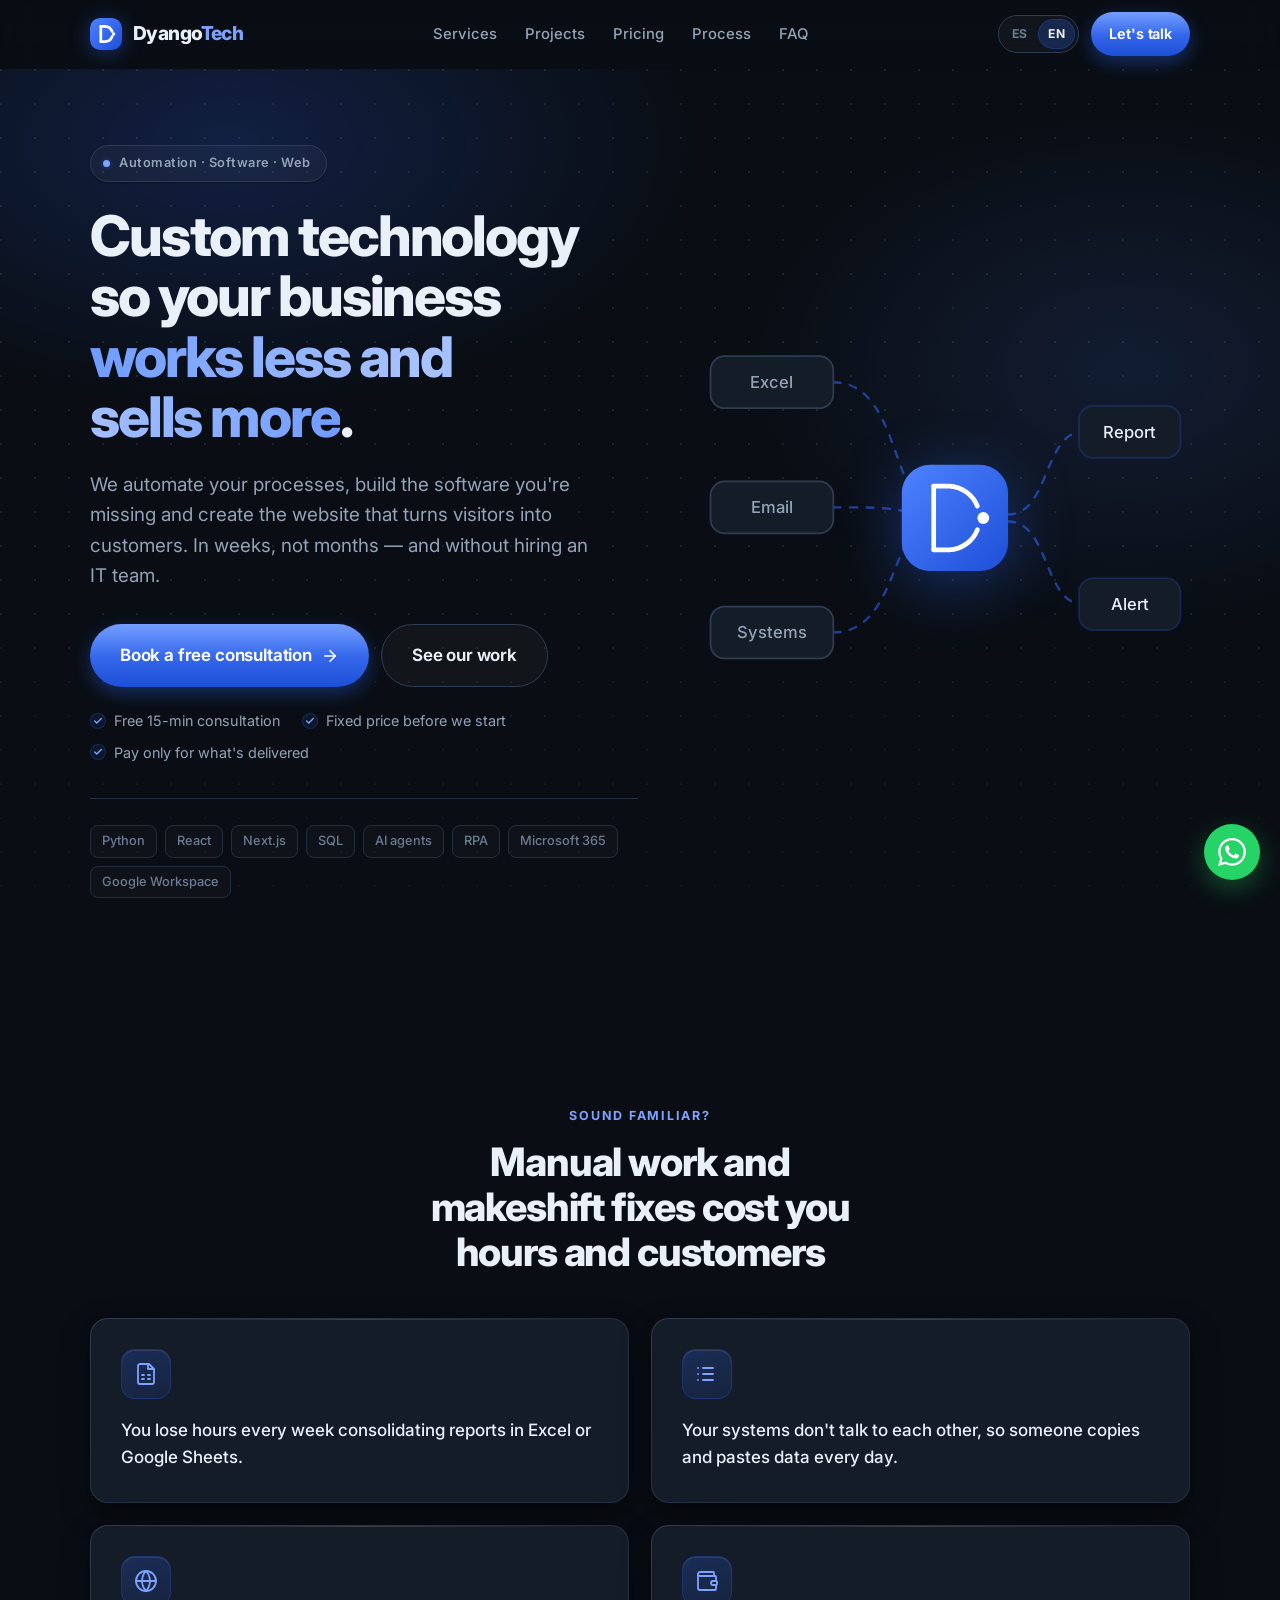
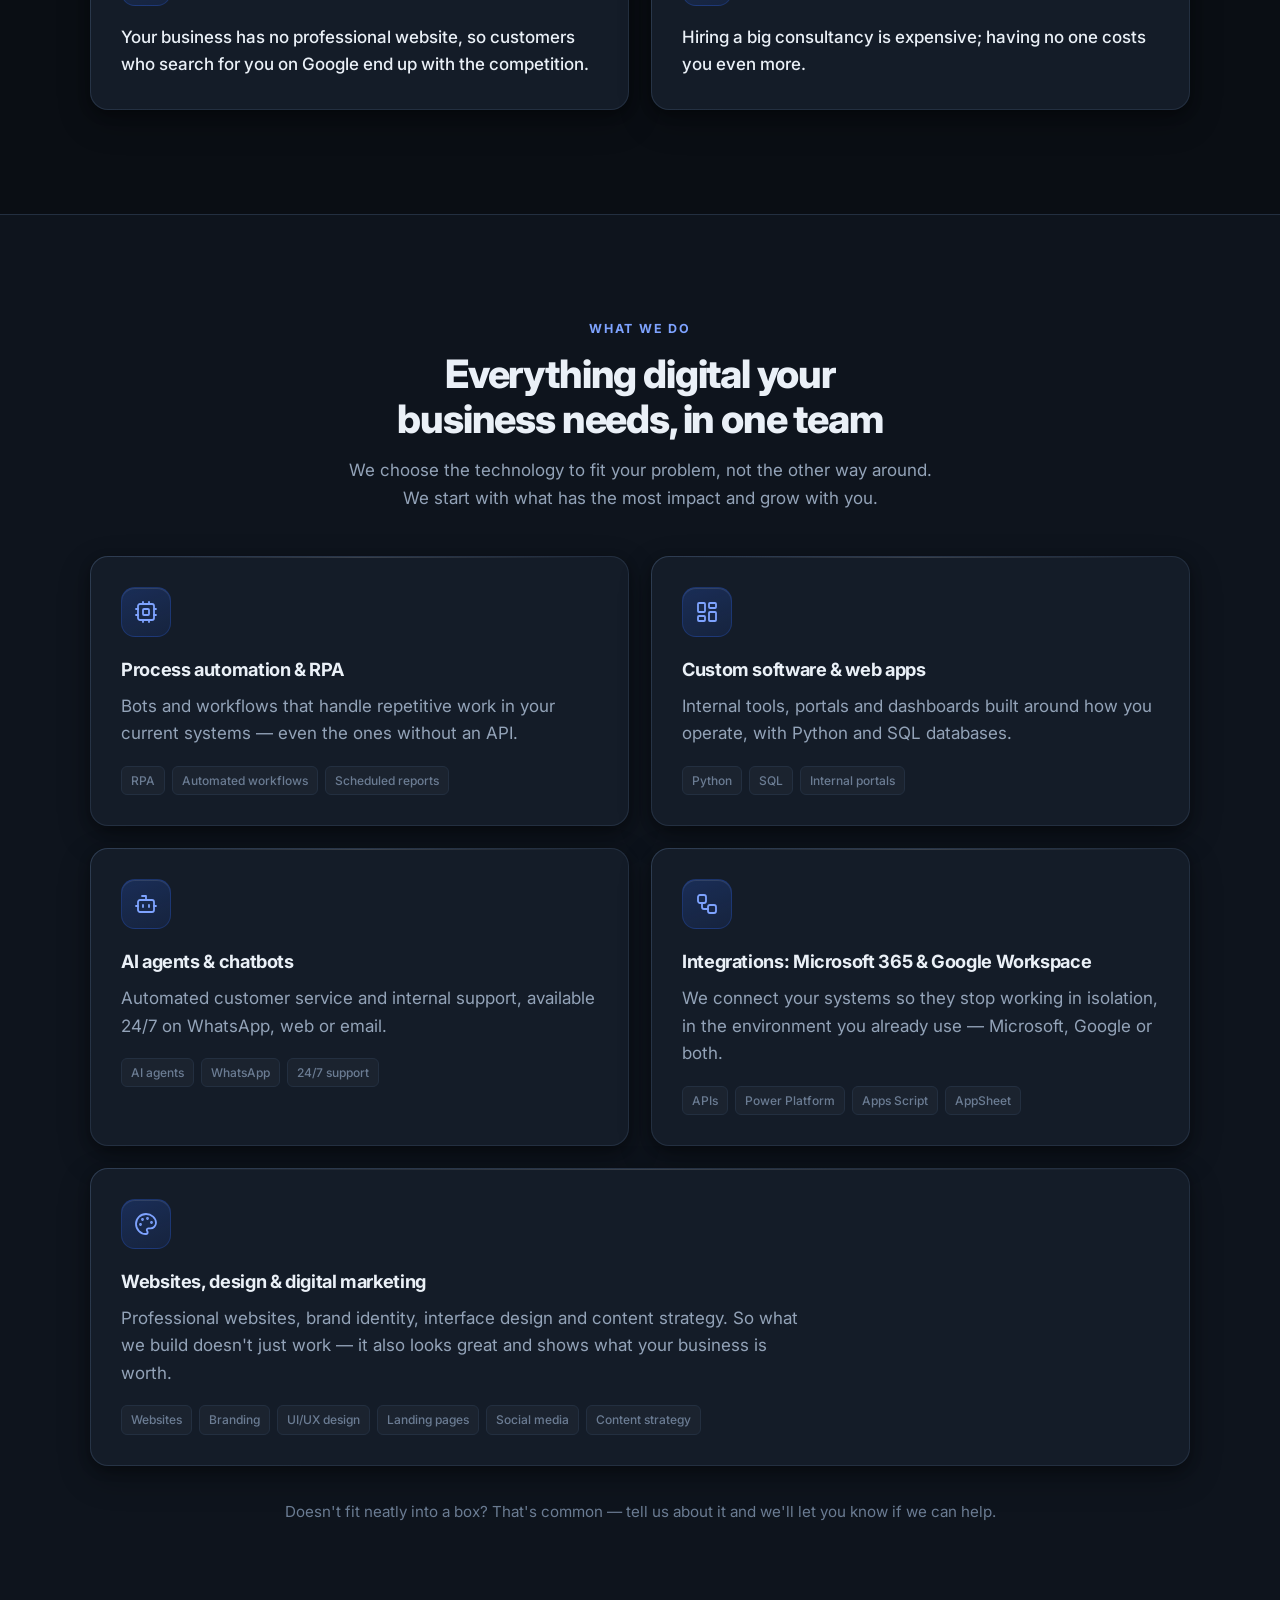
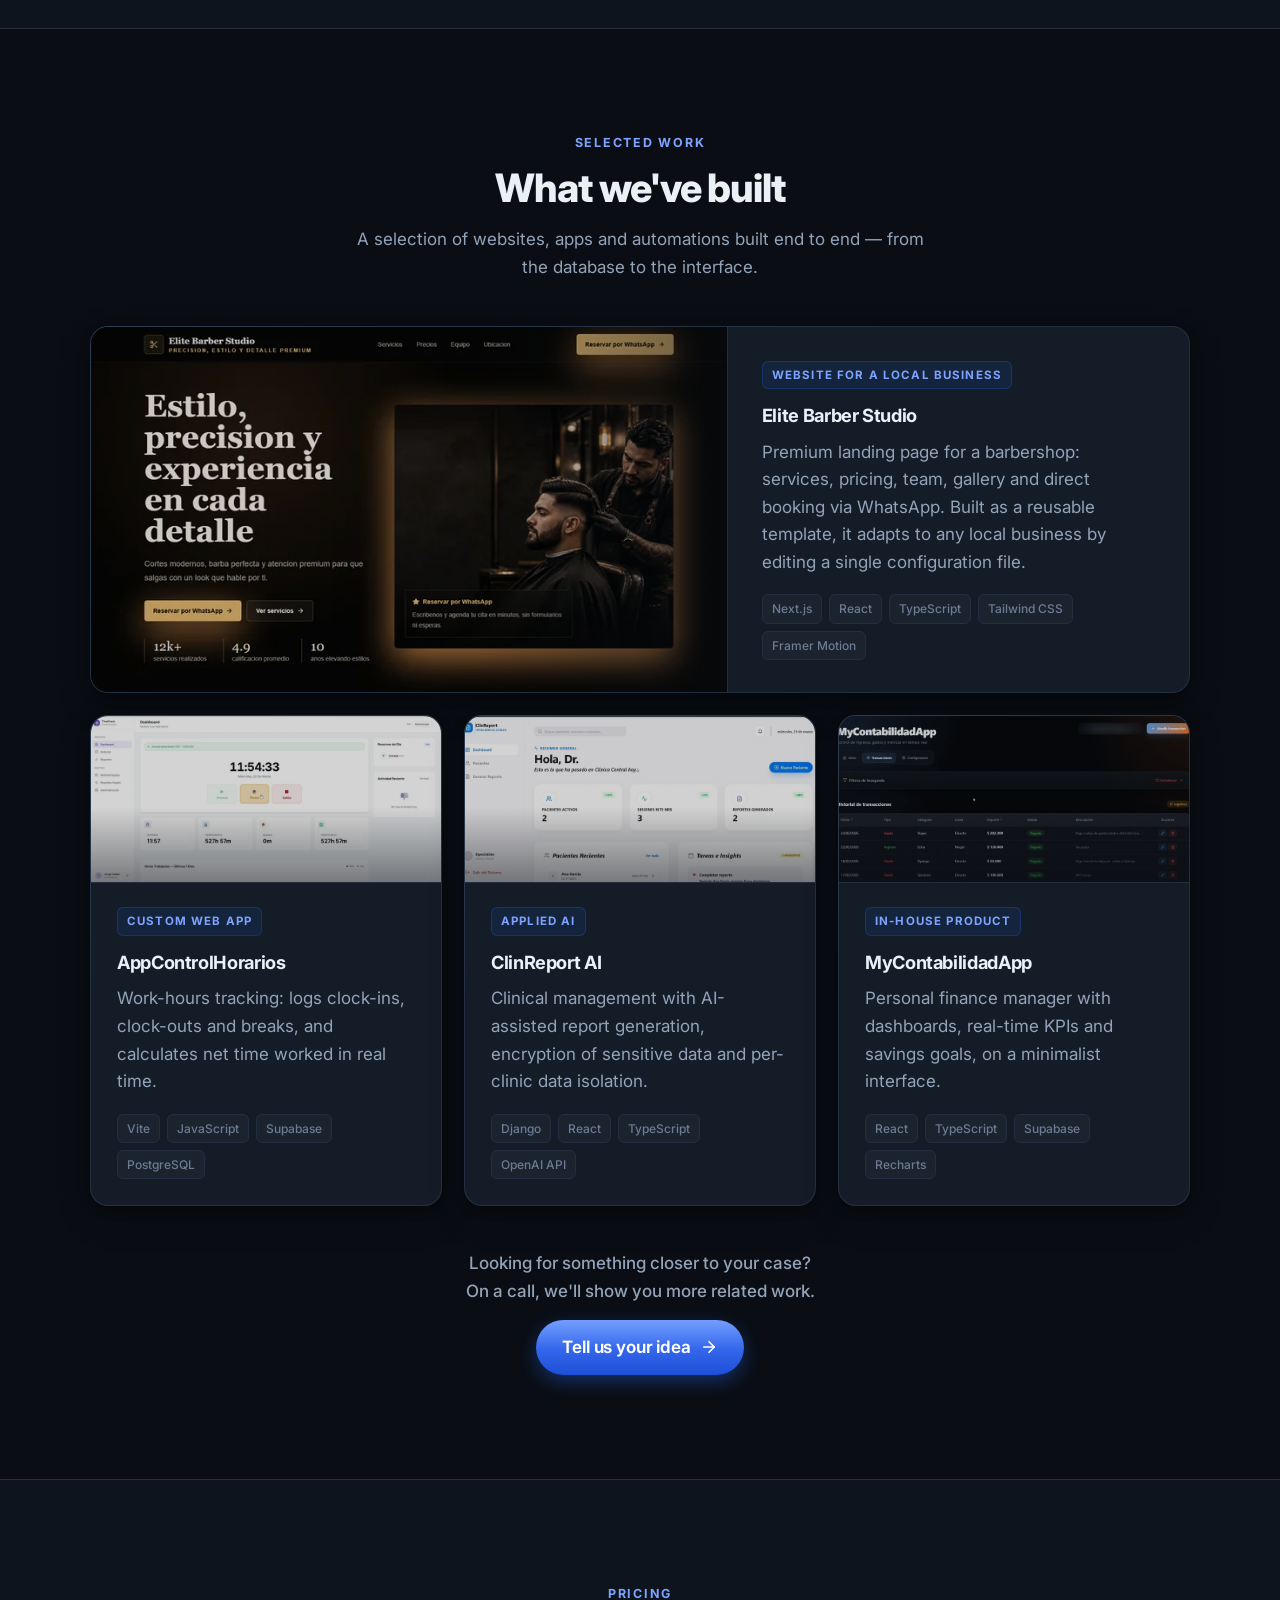
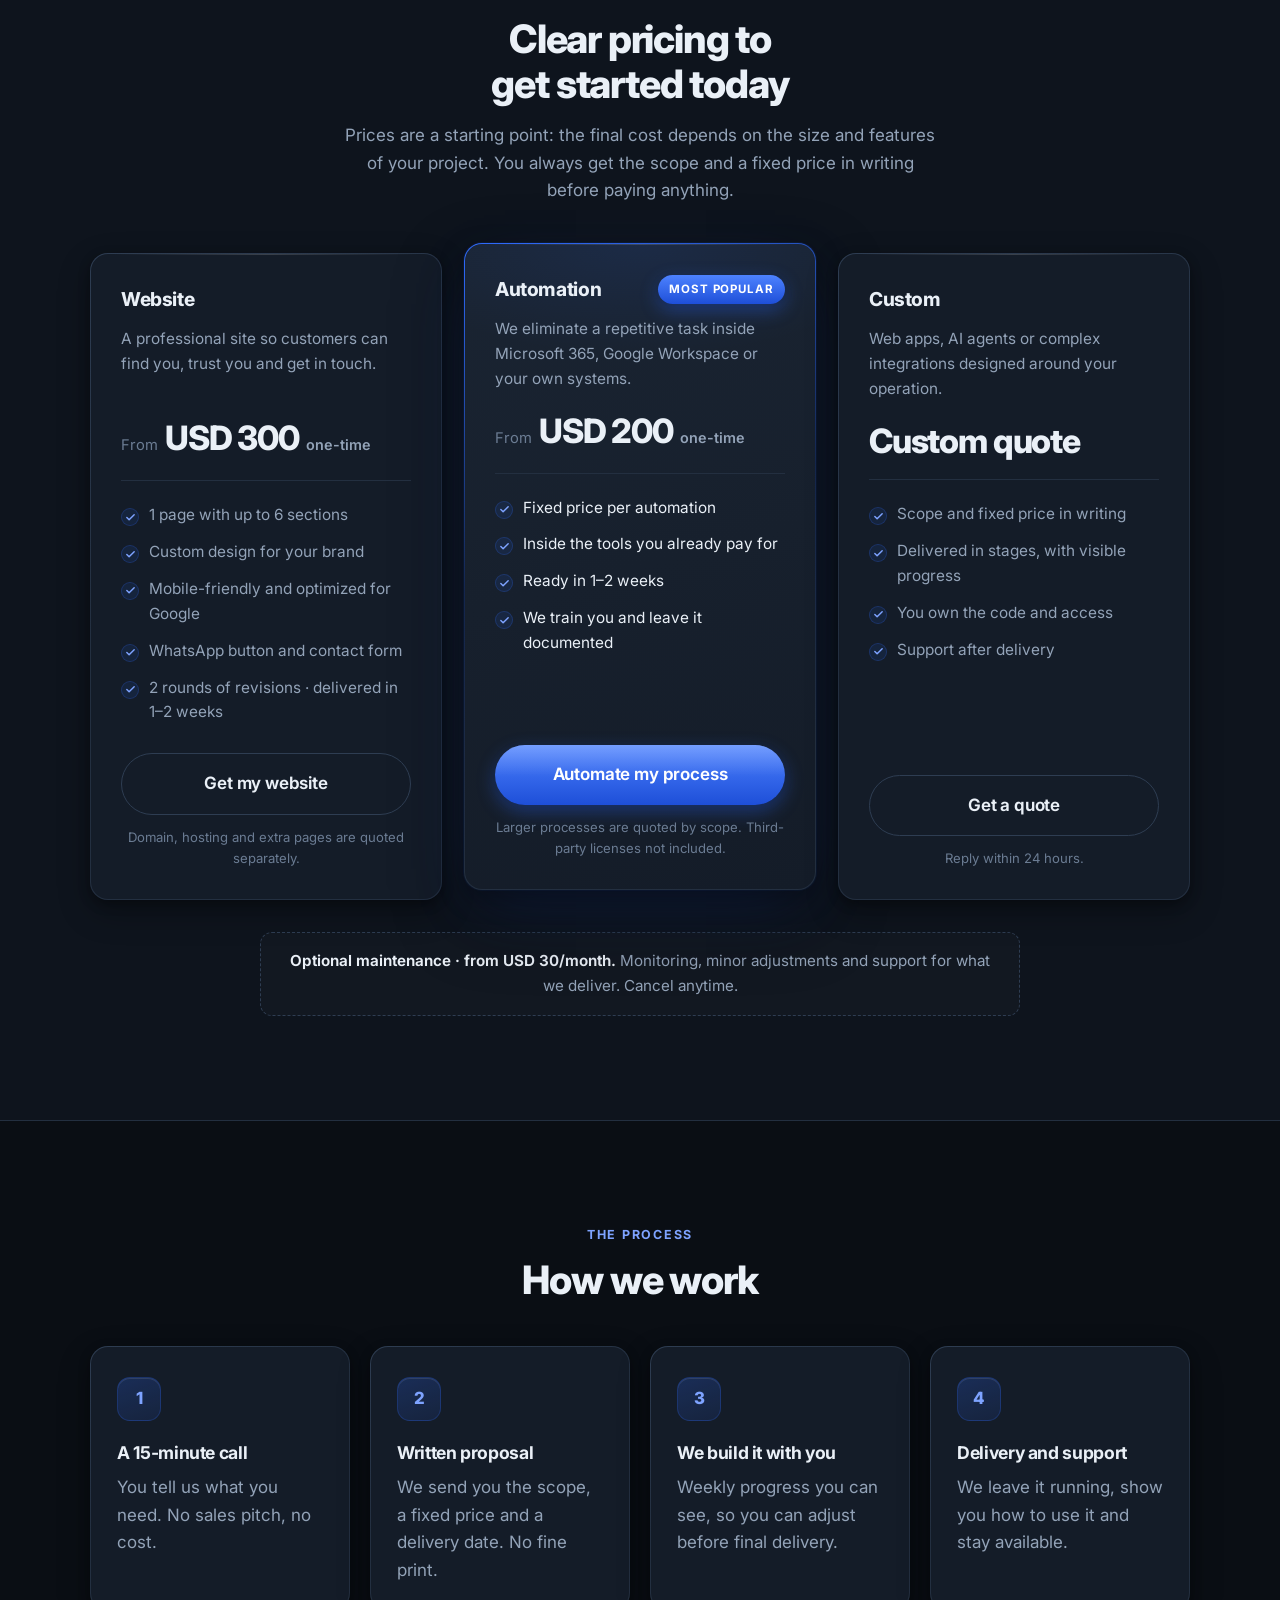
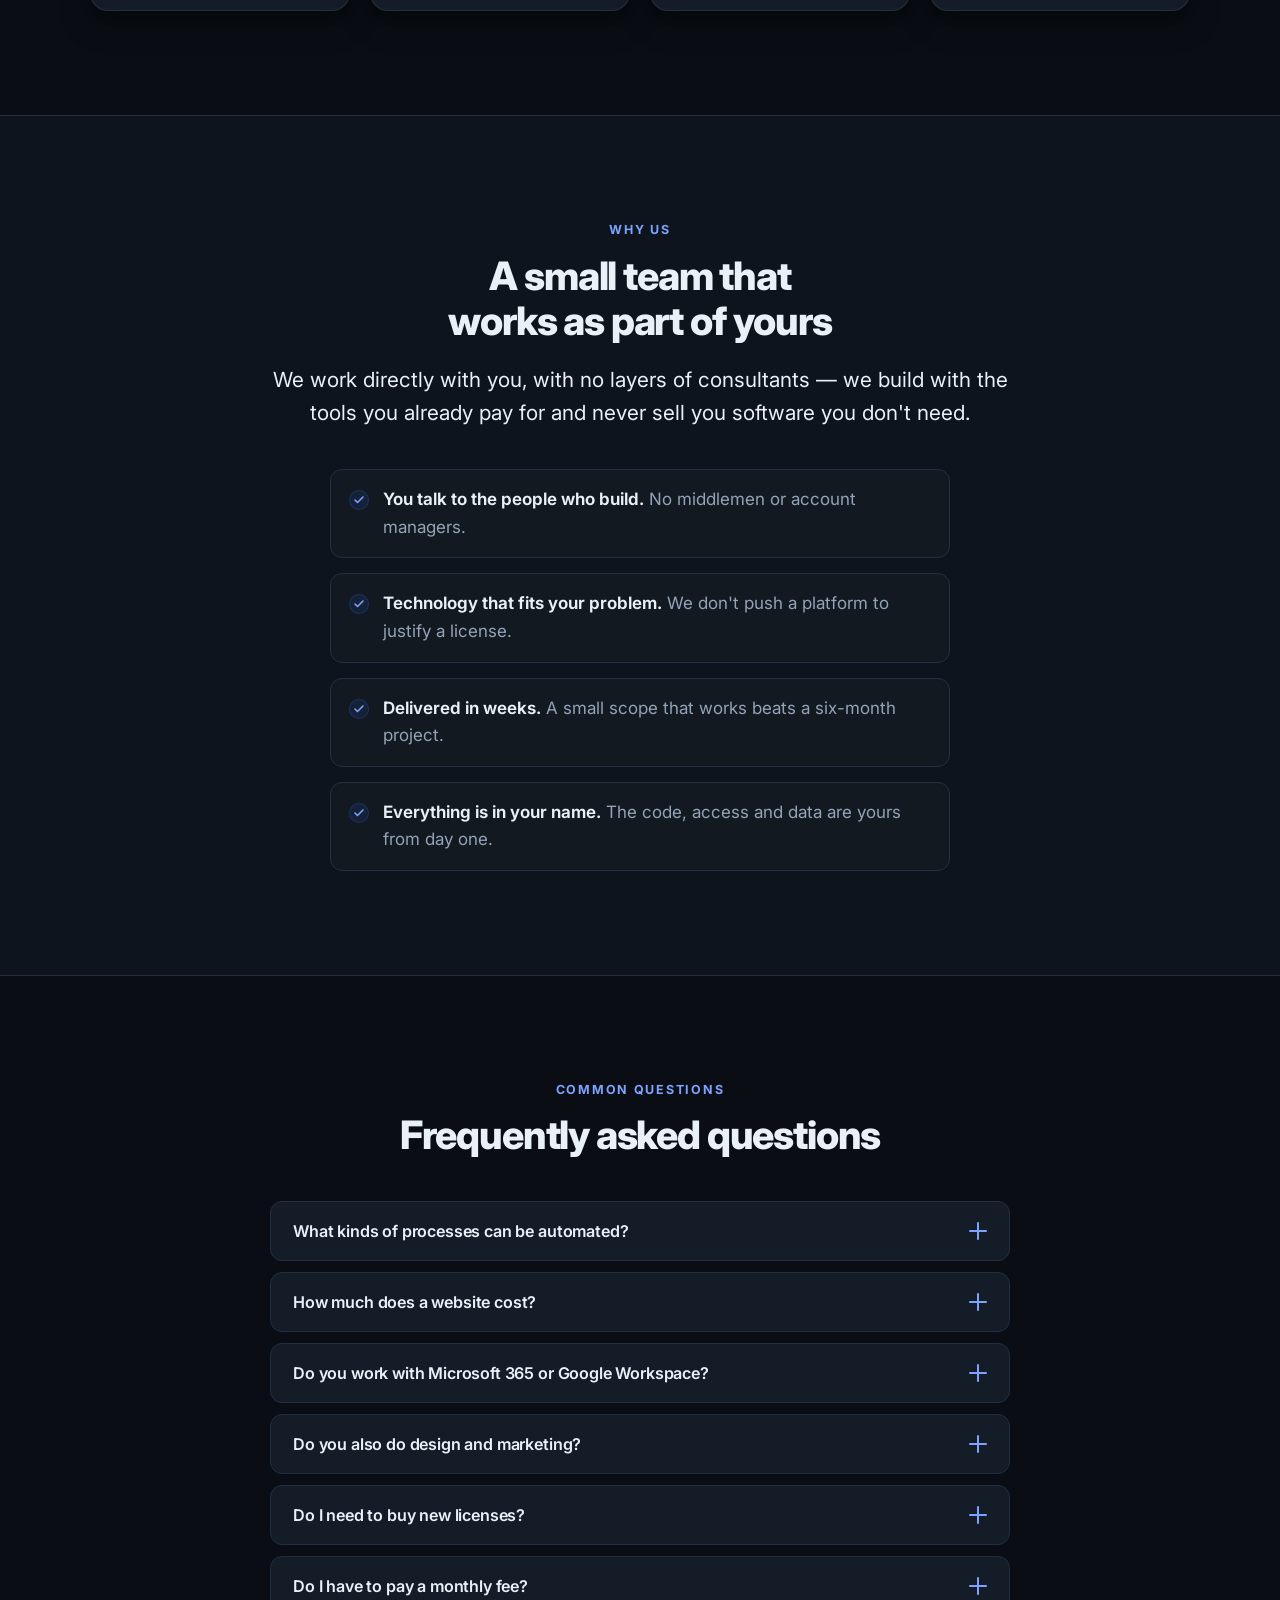
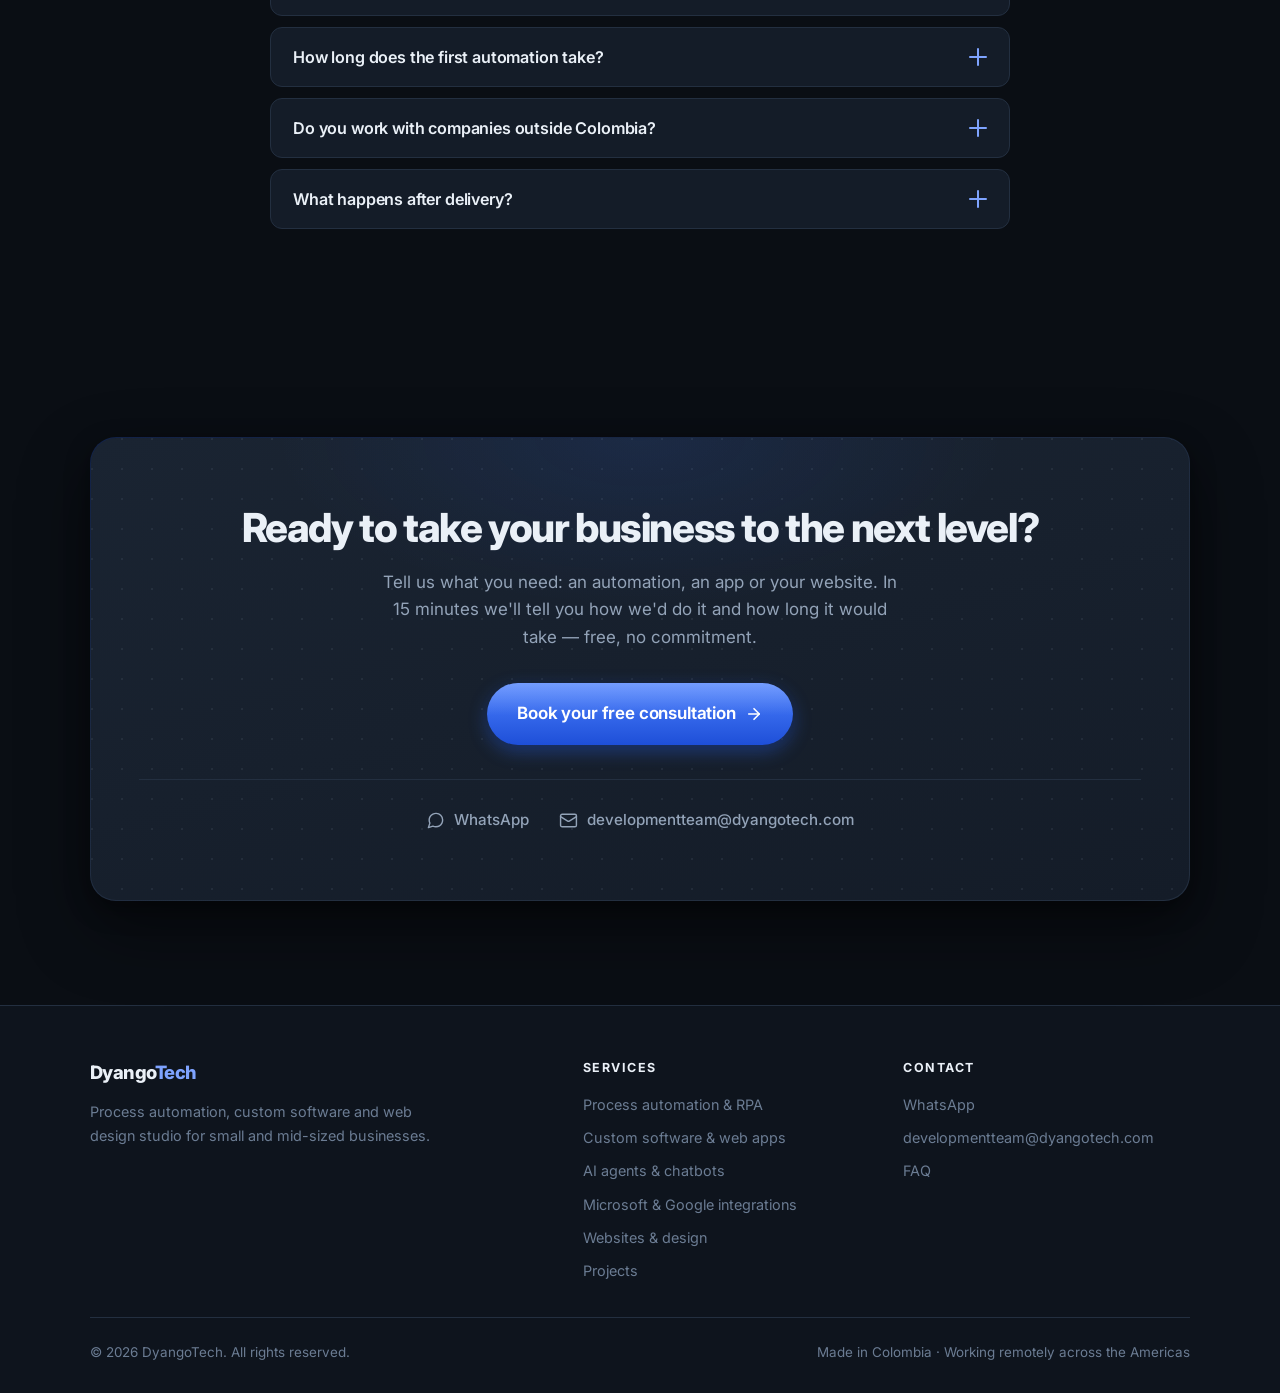
<file: en/index.html>
<!DOCTYPE html>
<html lang="en">
<head>
  <meta charset="UTF-8" />
  <meta name="viewport" content="width=device-width, initial-scale=1.0" />
  <meta name="theme-color" content="#0d1117" />

  <!-- =========================================================
       VERSIÓN EN INGLÉS de index.html.
       Si cambias textos o precios en la versión en español,
       actualiza también este archivo (y su JSON-LD).
       ========================================================= -->
  <title>Process Automation, Custom Software &amp; Websites for Small Businesses | DyangoTech</title>
  <meta name="description" content="We automate processes, build custom software and create professional websites for small and mid-sized businesses: RPA, web apps, AI agents and integrations. Delivered in weeks. Free 15-minute consultation." />
  <meta name="keywords" content="process automation, custom software, RPA, Power Automate, AI agents, chatbots, custom web apps, small business websites, web design, API integrations, Microsoft 365, Google Workspace, Google Apps Script, AppSheet, business automation, Python development" />
  <meta name="robots" content="index, follow, max-image-preview:large" />
  <meta name="author" content="DyangoTech" />
  <link rel="canonical" href="https://dyangotech.com/en/" />
  <link rel="alternate" hreflang="es" href="https://dyangotech.com/" />
  <link rel="alternate" hreflang="en" href="https://dyangotech.com/en/" />
  <link rel="alternate" hreflang="x-default" href="https://dyangotech.com/" />

  <!-- Open Graph (WhatsApp / LinkedIn / Facebook) -->
  <meta property="og:type" content="website" />
  <meta property="og:site_name" content="DyangoTech" />
  <meta property="og:locale" content="en_US" />
  <meta property="og:locale:alternate" content="es_LA" />
  <meta property="og:title" content="Automation, Custom Software &amp; Websites | DyangoTech" />
  <meta property="og:description" content="We automate the repetitive work and build the software and website you're missing. RPA, web apps, AI agents and websites — in weeks, not months." />
  <meta property="og:url" content="https://dyangotech.com/en/" />
  <meta property="og:image" content="https://dyangotech.com/og-image.png" />
  <meta property="og:image:width" content="1200" />
  <meta property="og:image:height" content="630" />
  <meta name="twitter:card" content="summary_large_image" />
  <meta name="twitter:title" content="Process Automation &amp; Custom Software | DyangoTech" />
  <meta name="twitter:description" content="We automate the repetitive work and build the software you're missing. In weeks, not months." />
  <meta name="twitter:image" content="https://dyangotech.com/og-image.png" />

  <link rel="icon" type="image/svg+xml" href="../logo.svg" />
  <link rel="apple-touch-icon" href="../logo.svg" />

  <link rel="preconnect" href="https://fonts.googleapis.com" />
  <link rel="preconnect" href="https://fonts.gstatic.com" crossorigin />
  <link href="https://fonts.googleapis.com/css2?family=Inter:wght@400;500;600;700;800;900&display=swap" rel="stylesheet" />

  <link rel="stylesheet" href="../styles.css" />

  <script type="application/ld+json">
  {
    "@context": "https://schema.org",
    "@graph": [
      {
        "@type": "ProfessionalService",
        "@id": "https://dyangotech.com/#organization",
        "name": "DyangoTech",
        "description": "Process automation, custom software development and web design studio for small and mid-sized businesses.",
        "url": "https://dyangotech.com/en/",
        "logo": "https://dyangotech.com/logo.svg",
        "image": "https://dyangotech.com/og-image.png",
        "email": "developmentteam@dyangotech.com",
        "priceRange": "$$",
        "areaServed": [
          {
            "@type": "Place",
            "name": "Colombia"
          },
          {
            "@type": "Place",
            "name": "Americas"
          }
        ],
        "knowsAbout": [
          "Process automation",
          "RPA",
          "Custom software development",
          "AI agents",
          "Chatbots",
          "Systems integration",
          "Microsoft 365",
          "Power Automate",
          "Google Workspace",
          "Google Apps Script",
          "AppSheet",
          "Python",
          "SQL",
          "UI/UX design",
          "Branding",
          "Digital marketing",
          "Web design"
        ],
        "hasOfferCatalog": {
          "@type": "OfferCatalog",
          "name": "DyangoTech services",
          "itemListElement": [
            {
              "@type": "Offer",
              "itemOffered": {
                "@type": "Service",
                "name": "Process automation & RPA",
                "description": "Bots and workflows that handle repetitive work in your current systems, with or without an API."
              }
            },
            {
              "@type": "Offer",
              "itemOffered": {
                "@type": "Service",
                "name": "Custom software development",
                "description": "Web apps, portals and internal tools built with Python and SQL databases."
              }
            },
            {
              "@type": "Offer",
              "itemOffered": {
                "@type": "Service",
                "name": "AI agents & chatbots",
                "description": "Automated 24/7 customer service and internal support on WhatsApp, web or email."
              }
            },
            {
              "@type": "Offer",
              "itemOffered": {
                "@type": "Service",
                "name": "Microsoft 365 & Google Workspace integrations and automation",
                "description": "We connect your systems: APIs, Power Automate, Power Apps, Google Apps Script, AppSheet and automated reports."
              }
            },
            {
              "@type": "Offer",
              "itemOffered": {
                "@type": "Service",
                "name": "Websites, design & digital marketing",
                "description": "Professional websites, brand identity, interface design and content strategy for small and mid-sized businesses."
              }
            }
          ]
        }
      },
      {
        "@type": "WebSite",
        "@id": "https://dyangotech.com/en/#website",
        "url": "https://dyangotech.com/en/",
        "name": "DyangoTech",
        "inLanguage": "en",
        "publisher": {
          "@id": "https://dyangotech.com/#organization"
        }
      },
      {
        "@type": "FAQPage",
        "mainEntity": [
          {
            "@type": "Question",
            "name": "What kinds of processes can be automated?",
            "acceptedAnswer": {
              "@type": "Answer",
              "text": "Almost any repetitive task with clear rules: consolidating reports, sending reminders, approving requests, moving data between systems, generating invoices or answering common questions."
            }
          },
          {
            "@type": "Question",
            "name": "How much does a website cost?",
            "acceptedAnswer": {
              "@type": "Answer",
              "text": "A professional one-page website (up to 6 sections and 2 rounds of revisions) starts at USD 300 as a one-time payment. Extra pages or features are quoted by scope. You get a fixed price in writing before we start."
            }
          },
          {
            "@type": "Question",
            "name": "Do you work with Microsoft 365 or Google Workspace?",
            "acceptedAnswer": {
              "@type": "Answer",
              "text": "Both. We automate in Microsoft 365 (Power Automate, Power Apps) and in Google Workspace (Apps Script, AppSheet, Sheets), and we connect the two if your team uses both. We also build web apps with Python and SQL, AI agents, RPA bots and integrations with any system that has an API."
            }
          },
          {
            "@type": "Question",
            "name": "Do you also do design and marketing?",
            "acceptedAnswer": {
              "@type": "Answer",
              "text": "Yes. We cover brand identity, interface design, landing pages and content strategy, either as a standalone service or alongside what we build."
            }
          },
          {
            "@type": "Question",
            "name": "Do I need to buy new licenses?",
            "acceptedAnswer": {
              "@type": "Answer",
              "text": "In most cases, no. We prioritize working inside the tools you already pay for. If something needs an extra license, we tell you before we start."
            }
          },
          {
            "@type": "Question",
            "name": "Do I have to pay a monthly fee?",
            "acceptedAnswer": {
              "@type": "Answer",
              "text": "No. You pay once for what we build. Monthly maintenance is optional (from USD 30/month) and you can cancel anytime."
            }
          },
          {
            "@type": "Question",
            "name": "How long does the first automation take?",
            "acceptedAnswer": {
              "@type": "Answer",
              "text": "Usually 1 to 2 weeks from the first call."
            }
          },
          {
            "@type": "Question",
            "name": "Do you work with companies outside Colombia?",
            "acceptedAnswer": {
              "@type": "Answer",
              "text": "Yes. We work remotely with companies across the Americas and coordinate in your time zone."
            }
          },
          {
            "@type": "Question",
            "name": "What happens after delivery?",
            "acceptedAnswer": {
              "@type": "Answer",
              "text": "We show you how to use what we built and stay available for adjustments and support. If you want us to monitor and fine-tune it continuously, you can add monthly maintenance."
            }
          }
        ]
      }
    ]
  }
  </script>
</head>
<body>

  <!-- =========================================================
       CONFIGURACIÓN — TODO YA ESTÁ PUESTO
       - WhatsApp: +57 313 344 8250  (enlaces wa.me/573133448250)
         Para cambiarlo, reemplaza 573133448250 en todo el archivo.
       - Correo: developmentteam@dyangotech.com (enlaces mailto)
       - Proyectos: seccion #proyectos, imagenes en /img
       - Pendiente antes de publicar: subir og-image.png y confirmar
         el dominio real en las etiquetas og:url y canonical.
       ========================================================= -->

  <a href="#main" class="skip-link">Skip to content</a>

  <!-- ===================== HEADER ===================== -->
  <header class="site-header" id="siteHeader">
    <div class="container header-inner">
      <a href="#hero" class="brand" aria-label="DyangoTech, home">
        <svg class="brand-mark" viewBox="0 0 40 40" aria-hidden="true" focusable="false">
          <defs>
            <linearGradient id="bmGrad" x1="0" y1="0" x2="1" y2="1">
              <stop offset="0%" stop-color="#4d82ff"/>
              <stop offset="100%" stop-color="#1e4fd8"/>
            </linearGradient>
          </defs>
          <rect width="40" height="40" rx="11" fill="url(#bmGrad)"/>
          <path d="M13.5 10.5v19" stroke="#fff" stroke-width="3.4" stroke-linecap="round" fill="none"/>
          <path d="M13.5 10.5h5a10 10 0 0 1 9.2 6.4" stroke="#fff" stroke-width="3.4" stroke-linecap="round" fill="none"/>
          <path d="M27.7 23.1a10 10 0 0 1-9.2 6.4h-5" stroke="#fff" stroke-width="3.4" stroke-linecap="round" fill="none"/>
          <circle cx="29.6" cy="20" r="2.1" fill="#fff"/>
        </svg>
        <span class="brand-name">Dyango<span class="brand-accent">Tech</span></span>
      </a>

      <nav class="header-nav" aria-label="Main navigation">
        <a href="#services">Services</a>
        <a href="#projects">Projects</a>
        <a href="#pricing">Pricing</a>
        <a href="#process">Process</a>
        <a href="#faq">FAQ</a>
      </nav>

      <div class="header-actions">
        <nav class="lang-switch" aria-label="Idioma / Language">
          <a href="../" hreflang="es" lang="es" title="Español">ES</a>
          <a href="./" hreflang="en" lang="en" title="English" aria-current="page">EN</a>
        </nav>
        <a class="btn btn-cta btn-sm header-cta"
           href="https://wa.me/573133448250?text=Hi%20DyangoTech%2C%20I%27d%20like%20to%20tell%20you%20about%20my%20project"
           target="_blank" rel="noopener">
          Let's talk
        </a>
      </div>
    </div>
  </header>

  <main id="main">

    <!-- ===================== HERO ===================== -->
    <section id="hero" class="hero">
      <div class="hero-bg" aria-hidden="true"></div>
      <div class="container hero-inner">
        <div class="hero-copy">
          <p class="eyebrow">
            <span class="eyebrow-dot" aria-hidden="true"></span>
            Automation · Software · Web
          </p>
          <h1 class="hero-title">
            Custom technology so your business
            <span class="grad-text">works less and sells more</span>.
          </h1>
          <p class="hero-sub">
            We automate your processes, build the software you're missing and create
            the website that turns visitors into customers. In weeks, not months — and
            without hiring an IT team.
          </p>
          <div class="hero-cta">
            <a class="btn btn-cta btn-lg"
               href="https://wa.me/573133448250?text=Hi%20DyangoTech%2C%20I%27d%20like%20to%20tell%20you%20about%20my%20project"
               target="_blank" rel="noopener">
              Book a free consultation
              <svg viewBox="0 0 24 24" fill="none" stroke="currentColor" stroke-width="2.2" stroke-linecap="round" stroke-linejoin="round" aria-hidden="true"><path d="M5 12h14"/><path d="m12 5 7 7-7 7"/></svg>
            </a>
            <a class="btn btn-ghost btn-lg" href="#projects">See our work</a>
          </div>
          <ul class="hero-trust" aria-label="Guarantees">
            <li>Free 15-min consultation</li>
            <li>Fixed price before we start</li>
            <li>Pay only for what's delivered</li>
          </ul>
          <ul class="hero-chips" aria-label="Technologies we work with">
            <li>Python</li>
            <li>React</li>
            <li>Next.js</li>
            <li>SQL</li>
            <li>AI agents</li>
            <li>RPA</li>
            <li>Microsoft 365</li>
            <li>Google Workspace</li>
          </ul>
        </div>

        <!-- Visual de flujo: entrada manual → automatización → resultado -->
        <div class="hero-visual" aria-hidden="true">
          <svg viewBox="0 0 420 360" class="flow" xmlns="http://www.w3.org/2000/svg">
            <defs>
              <linearGradient id="coreGrad" x1="0" y1="0" x2="1" y2="1">
                <stop offset="0%" stop-color="#4d82ff"/>
                <stop offset="100%" stop-color="#1e4fd8"/>
              </linearGradient>
            </defs>

            <!-- conectores -->
            <g class="flow-lines" fill="none" stroke="#2f6bff" stroke-width="2" stroke-linecap="round">
              <path d="M118 62 C 170 62, 168 150, 196 168" opacity=".55"/>
              <path d="M118 168 C 158 168, 166 168, 190 174" opacity=".55"/>
              <path d="M118 274 C 170 274, 168 190, 196 180" opacity=".55"/>
              <path d="M266 174 C 300 174, 296 110, 326 104" opacity=".55"/>
              <path d="M266 180 C 300 180, 296 244, 326 250" opacity=".55"/>
            </g>

            <!-- entradas -->
            <g class="flow-node">
              <rect x="14" y="40" width="104" height="44" rx="12"/>
              <text x="66" y="67">Excel</text>
            </g>
            <g class="flow-node">
              <rect x="14" y="146" width="104" height="44" rx="12"/>
              <text x="66" y="173">Email</text>
            </g>
            <g class="flow-node">
              <rect x="14" y="252" width="104" height="44" rx="12"/>
              <text x="66" y="279">Systems</text>
            </g>

            <!-- núcleo -->
            <g class="flow-core">
              <rect x="176" y="132" width="90" height="90" rx="24" fill="url(#coreGrad)"/>
              <path d="M203 150v54" stroke="#fff" stroke-width="4" stroke-linecap="round" fill="none"/>
              <path d="M203 150h13a27 27 0 0 1 24 17" stroke="#fff" stroke-width="4" stroke-linecap="round" fill="none"/>
              <path d="M240 187a27 27 0 0 1-24 17h-13" stroke="#fff" stroke-width="4" stroke-linecap="round" fill="none"/>
              <circle cx="245" cy="177" r="5" fill="#fff"/>
            </g>

            <!-- salidas -->
            <g class="flow-node flow-node-out">
              <rect x="326" y="82" width="86" height="44" rx="12"/>
              <text x="369" y="109">Report</text>
            </g>
            <g class="flow-node flow-node-out">
              <rect x="326" y="228" width="86" height="44" rx="12"/>
              <text x="369" y="255">Alert</text>
            </g>
          </svg>
        </div>
      </div>
    </section>

    <!-- ===================== EL PROBLEMA ===================== -->
    <section id="problem" class="section">
      <div class="container">
        <p class="section-eyebrow">Sound familiar?</p>
        <h2 class="section-title">Manual work and makeshift fixes cost you hours and customers</h2>

        <div class="grid grid-2 problem-grid">
          <article class="card card-problem">
            <span class="card-icon" aria-hidden="true">
              <svg viewBox="0 0 24 24" fill="none" stroke="currentColor" stroke-width="1.8" stroke-linecap="round" stroke-linejoin="round"><path d="M15 2H6a2 2 0 0 0-2 2v16a2 2 0 0 0 2 2h12a2 2 0 0 0 2-2V7Z"/><path d="M14 2v5h5"/><path d="M8 13h2"/><path d="M14 13h2"/><path d="M8 17h2"/><path d="M14 17h2"/></svg>
            </span>
            <p>You lose hours every week consolidating reports in Excel or Google Sheets.</p>
          </article>
          <article class="card card-problem">
            <span class="card-icon" aria-hidden="true">
              <svg viewBox="0 0 24 24" fill="none" stroke="currentColor" stroke-width="1.8" stroke-linecap="round" stroke-linejoin="round"><path d="M8 6h10"/><path d="M8 12h10"/><path d="M8 18h10"/><path d="M3 6h.01"/><path d="M3 12h.01"/><path d="M3 18h.01"/></svg>
            </span>
            <p>Your systems don't talk to each other, so someone copies and pastes data every day.</p>
          </article>
          <article class="card card-problem">
            <span class="card-icon" aria-hidden="true">
              <svg viewBox="0 0 24 24" fill="none" stroke="currentColor" stroke-width="1.8" stroke-linecap="round" stroke-linejoin="round"><circle cx="12" cy="12" r="10"/><path d="M2 12h20"/><path d="M12 2a15.3 15.3 0 0 1 4 10 15.3 15.3 0 0 1-4 10 15.3 15.3 0 0 1-4-10 15.3 15.3 0 0 1 4-10z"/></svg>
            </span>
            <p>Your business has no professional website, so customers who search for you on Google end up with the competition.</p>
          </article>
          <article class="card card-problem">
            <span class="card-icon" aria-hidden="true">
              <svg viewBox="0 0 24 24" fill="none" stroke="currentColor" stroke-width="1.8" stroke-linecap="round" stroke-linejoin="round"><path d="M19 7V4a1 1 0 0 0-1-1H5a2 2 0 0 0 0 4h15a1 1 0 0 1 1 1v4h-3a2 2 0 0 0 0 4h3a1 1 0 0 0 1-1v-2a1 1 0 0 0-1-1"/><path d="M3 5v14a2 2 0 0 0 2 2h15a1 1 0 0 0 1-1v-4"/></svg>
            </span>
            <p>Hiring a big consultancy is expensive; having no one costs you even more.</p>
          </article>
        </div>
      </div>
    </section>

    <!-- ===================== SERVICIOS ===================== -->
    <section id="services" class="section section-alt">
      <div class="container">
        <p class="section-eyebrow">What we do</p>
        <h2 class="section-title">Everything digital your business needs, in one team</h2>
        <p class="section-lead">
          We choose the technology to fit your problem, not the other way around. We start
          with what has the most impact and grow with you.
        </p>

        <div class="grid grid-2 cap-grid">

          <article class="card card-cap">
            <span class="card-icon" aria-hidden="true">
              <svg viewBox="0 0 24 24" fill="none" stroke="currentColor" stroke-width="1.8" stroke-linecap="round" stroke-linejoin="round"><rect width="16" height="16" x="4" y="4" rx="2"/><rect width="6" height="6" x="9" y="9" rx="1"/><path d="M15 2v2"/><path d="M15 20v2"/><path d="M2 15h2"/><path d="M2 9h2"/><path d="M20 15h2"/><path d="M20 9h2"/><path d="M9 2v2"/><path d="M9 20v2"/></svg>
            </span>
            <h3 class="card-title">Process automation &amp; RPA</h3>
            <p>
              Bots and workflows that handle repetitive work in your current systems —
              even the ones without an API.
            </p>
            <ul class="card-tags">
              <li>RPA</li><li>Automated workflows</li><li>Scheduled reports</li>
            </ul>
          </article>

          <article class="card card-cap">
            <span class="card-icon" aria-hidden="true">
              <svg viewBox="0 0 24 24" fill="none" stroke="currentColor" stroke-width="1.8" stroke-linecap="round" stroke-linejoin="round"><rect width="7" height="9" x="3" y="3" rx="1"/><rect width="7" height="5" x="14" y="3" rx="1"/><rect width="7" height="9" x="14" y="12" rx="1"/><rect width="7" height="5" x="3" y="16" rx="1"/></svg>
            </span>
            <h3 class="card-title">Custom software &amp; web apps</h3>
            <p>
              Internal tools, portals and dashboards built around how you operate,
              with Python and SQL databases.
            </p>
            <ul class="card-tags">
              <li>Python</li><li>SQL</li><li>Internal portals</li>
            </ul>
          </article>

          <article class="card card-cap">
            <span class="card-icon" aria-hidden="true">
              <svg viewBox="0 0 24 24" fill="none" stroke="currentColor" stroke-width="1.8" stroke-linecap="round" stroke-linejoin="round"><path d="M12 8V4H8"/><rect width="16" height="12" x="4" y="8" rx="2"/><path d="M2 14h2"/><path d="M20 14h2"/><path d="M15 13v2"/><path d="M9 13v2"/></svg>
            </span>
            <h3 class="card-title">AI agents &amp; chatbots</h3>
            <p>
              Automated customer service and internal support, available 24/7
              on WhatsApp, web or email.
            </p>
            <ul class="card-tags">
              <li>AI agents</li><li>WhatsApp</li><li>24/7 support</li>
            </ul>
          </article>

          <article class="card card-cap">
            <span class="card-icon" aria-hidden="true">
              <svg viewBox="0 0 24 24" fill="none" stroke="currentColor" stroke-width="1.8" stroke-linecap="round" stroke-linejoin="round"><rect width="8" height="8" x="3" y="3" rx="2"/><path d="M7 11v4a2 2 0 0 0 2 2h4"/><rect width="8" height="8" x="13" y="13" rx="2"/></svg>
            </span>
            <h3 class="card-title">Integrations: Microsoft 365 &amp; Google Workspace</h3>
            <p>
              We connect your systems so they stop working in isolation, in the environment
              you already use — Microsoft, Google or both.
            </p>
            <ul class="card-tags">
              <li>APIs</li><li>Power Platform</li><li>Apps Script</li><li>AppSheet</li>
            </ul>
          </article>

          <article class="card card-cap card-wide">
            <span class="card-icon" aria-hidden="true">
              <svg viewBox="0 0 24 24" fill="none" stroke="currentColor" stroke-width="1.8" stroke-linecap="round" stroke-linejoin="round"><circle cx="13.5" cy="6.5" r=".5" fill="currentColor"/><circle cx="17.5" cy="10.5" r=".5" fill="currentColor"/><circle cx="8.5" cy="7.5" r=".5" fill="currentColor"/><circle cx="6.5" cy="12.5" r=".5" fill="currentColor"/><path d="M12 2C6.5 2 2 6.5 2 12s4.5 10 10 10c.926 0 1.648-.746 1.648-1.688 0-.437-.18-.835-.437-1.125-.29-.289-.438-.652-.438-1.125a1.64 1.64 0 0 1 1.668-1.668h1.996c3.051 0 5.555-2.503 5.555-5.554C21.965 6.012 17.461 2 12 2z"/></svg>
            </span>
            <h3 class="card-title">Websites, design &amp; digital marketing</h3>
            <p>
              Professional websites, brand identity, interface design and content strategy.
              So what we build doesn't just work — it also looks great
              and shows what your business is worth.
            </p>
            <ul class="card-tags">
              <li>Websites</li><li>Branding</li><li>UI/UX design</li><li>Landing pages</li><li>Social media</li><li>Content strategy</li>
            </ul>
          </article>

        </div>

        <p class="section-foot">
          Doesn't fit neatly into a box? That's common — tell us about it and we'll let you know if we can help.
        </p>
      </div>
    </section>

    <!-- =====================================================================
         PROYECTOS
         NOTA: esta seccion muestra productos ya construidos, NO casos de
         clientes ni testimonios. Cuando tengas clientes reales con permiso
         para publicar, agrega una seccion de testimonios aparte.
         ===================================================================== -->
    <section id="projects" class="section">
      <div class="container">
        <p class="section-eyebrow">Selected work</p>
        <h2 class="section-title">What we've built</h2>
        <p class="section-lead">
          A selection of websites, apps and automations built end to end — from
          the database to the interface.
        </p>

        <div class="grid grid-2 proj-grid">

          <article class="card card-proj card-proj-feature">
            <figure class="proj-shot">
              <img src="../img/proyecto-barberia.webp" width="880" height="420" loading="lazy" decoding="async"
                   alt="Elite Barber Studio landing page with the headline, WhatsApp booking buttons and a photo of a barber at work" />
            </figure>
            <div class="proj-body">
              <span class="proj-kind">Website for a local business</span>
              <h3 class="card-title">Elite Barber Studio</h3>
              <p>Premium landing page for a barbershop: services, pricing, team, gallery and direct booking via WhatsApp. Built as a reusable template, it adapts to any local business by editing a single configuration file.</p>
              <ul class="card-tags"><li>Next.js</li><li>React</li><li>TypeScript</li><li>Tailwind CSS</li><li>Framer Motion</li></ul>
            </div>
          </article>


          <article class="card card-proj">
            <figure class="proj-shot">
              <img src="../img/proyecto-controlhorarios.webp" width="880" height="420" loading="lazy" decoding="async"
                   alt="AppControlHorarios dashboard with an active shift clock and total hours worked" />
            </figure>
            <div class="proj-body">
              <span class="proj-kind">Custom web app</span>
              <h3 class="card-title">AppControlHorarios</h3>
              <p>Work-hours tracking: logs clock-ins, clock-outs and breaks, and calculates net time worked in real time.</p>
              <ul class="card-tags"><li>Vite</li><li>JavaScript</li><li>Supabase</li><li>PostgreSQL</li></ul>
            </div>
          </article>

          <article class="card card-proj">
            <figure class="proj-shot">
              <img src="../img/proyecto-clinreport.webp" width="880" height="420" loading="lazy" decoding="async"
                   alt="ClinReport AI dashboard with active patients, sessions and generated reports" />
            </figure>
            <div class="proj-body">
              <span class="proj-kind">Applied AI</span>
              <h3 class="card-title">ClinReport AI</h3>
              <p>Clinical management with AI-assisted report generation, encryption of sensitive data and per-clinic data isolation.</p>
              <ul class="card-tags"><li>Django</li><li>React</li><li>TypeScript</li><li>OpenAI API</li></ul>
            </div>
          </article>

          <article class="card card-proj">
            <figure class="proj-shot">
              <img src="../img/proyecto-contabilidad.webp" width="880" height="420" loading="lazy" decoding="async"
                   alt="MyContabilidadApp transaction history with filters and payment statuses" />
            </figure>
            <div class="proj-body">
              <span class="proj-kind">In-house product</span>
              <h3 class="card-title">MyContabilidadApp</h3>
              <p>Personal finance manager with dashboards, real-time KPIs and savings goals, on a minimalist interface.</p>
              <ul class="card-tags"><li>React</li><li>TypeScript</li><li>Supabase</li><li>Recharts</li></ul>
            </div>
          </article>

        </div>

        <div class="section-cta">
          <p>Looking for something closer to your case? On a call, we'll show you more related work.</p>
          <a class="btn btn-cta" href="https://wa.me/573133448250?text=Hi%20DyangoTech%2C%20I%20saw%20your%20projects%20and%20would%20like%20to%20see%20examples%20similar%20to%20what%20I%20need" target="_blank" rel="noopener">
            Tell us your idea
            <svg viewBox="0 0 24 24" fill="none" stroke="currentColor" stroke-width="2.2" stroke-linecap="round" stroke-linejoin="round" aria-hidden="true"><path d="M5 12h14"/><path d="m12 5 7 7-7 7"/></svg>
          </a>
        </div>
      </div>
    </section>

    <!-- ===================== PLANES =====================
         NOTA: modelo de cobro por proyecto (pago único) + mantenimiento
         mensual opcional. Precios: automatización desde USD 200,
         sitio web desde USD 300, mantenimiento desde USD 30/mes.
         ===================================================== -->
    <section id="pricing" class="section section-alt">
      <div class="container">
        <p class="section-eyebrow">Pricing</p>
        <h2 class="section-title">Clear pricing to get started today</h2>
        <p class="section-lead">
          Prices are a starting point: the final cost depends on the size and features
          of your project. You always get the scope and a fixed price in writing
          before paying anything.
        </p>

        <div class="grid price-grid">
          <article class="card price-card">
            <div class="price-head">
              <h3 class="price-name">Website</h3>
            </div>
            <p class="price-desc">A professional site so customers can find you, trust you and get in touch.</p>
            <div class="price-amount-row">
              <span class="price-from">From</span>
              <span class="price-amount">USD 300</span>
              <span class="price-period">one-time</span>
            </div>
            <ul class="price-list">
              <li>1 page with up to 6 sections</li>
              <li>Custom design for your brand</li>
              <li>Mobile-friendly and optimized for Google</li>
              <li>WhatsApp button and contact form</li>
              <li>2 rounds of revisions · delivered in 1–2 weeks</li>
            </ul>
            <a class="btn btn-outline btn-block" href="https://wa.me/573133448250?text=Hi%20DyangoTech%2C%20I%27m%20interested%20in%20a%20website%20for%20my%20business" target="_blank" rel="noopener">Get my website</a>
            <p class="price-note">Domain, hosting and extra pages are quoted separately.</p>
          </article>
          <article class="card price-card is-featured">
            <div class="price-head">
              <h3 class="price-name">Automation</h3>
              <span class="price-tag">Most popular</span>
            </div>
            <p class="price-desc">We eliminate a repetitive task inside Microsoft 365, Google Workspace or your own systems.</p>
            <div class="price-amount-row">
              <span class="price-from">From</span>
              <span class="price-amount">USD 200</span>
              <span class="price-period">one-time</span>
            </div>
            <ul class="price-list">
              <li>Fixed price per automation</li>
              <li>Inside the tools you already pay for</li>
              <li>Ready in 1–2 weeks</li>
              <li>We train you and leave it documented</li>
            </ul>
            <a class="btn btn-cta btn-block" href="https://wa.me/573133448250?text=Hi%20DyangoTech%2C%20I%20want%20to%20automate%20a%20process" target="_blank" rel="noopener">Automate my process</a>
            <p class="price-note">Larger processes are quoted by scope. Third-party licenses not included.</p>
          </article>
          <article class="card price-card">
            <div class="price-head">
              <h3 class="price-name">Custom</h3>
            </div>
            <p class="price-desc">Web apps, AI agents or complex integrations designed around your operation.</p>
            <div class="price-amount-row">
              <span class="price-from"></span>
              <span class="price-amount">Custom quote</span>
              
            </div>
            <ul class="price-list">
              <li>Scope and fixed price in writing</li>
              <li>Delivered in stages, with visible progress</li>
              <li>You own the code and access</li>
              <li>Support after delivery</li>
            </ul>
            <a class="btn btn-outline btn-block" href="https://wa.me/573133448250?text=Hi%20DyangoTech%2C%20I%27d%20like%20a%20quote%20for%20a%20custom%20project" target="_blank" rel="noopener">Get a quote</a>
            <p class="price-note">Reply within 24 hours.</p>
          </article>
        </div>

        <div class="price-maint">
          <p>
            <strong>Optional maintenance · from USD 30/month.</strong>
            Monitoring, minor adjustments and support for what we deliver. Cancel anytime.
          </p>
        </div>
      </div>
    </section>

    <!-- ===================== CÓMO FUNCIONA ===================== -->
    <section id="process" class="section">
      <div class="container">
        <p class="section-eyebrow">The process</p>
        <h2 class="section-title">How we work</h2>

        <ol class="steps">
          <li class="step">
            <span class="step-num">1</span>
            <h3 class="step-title">A 15-minute call</h3>
            <p>You tell us what you need. No sales pitch, no cost.</p>
          </li>
          <li class="step">
            <span class="step-num">2</span>
            <h3 class="step-title">Written proposal</h3>
            <p>We send you the scope, a fixed price and a delivery date. No fine print.</p>
          </li>
          <li class="step">
            <span class="step-num">3</span>
            <h3 class="step-title">We build it with you</h3>
            <p>Weekly progress you can see, so you can adjust before final delivery.</p>
          </li>
          <li class="step">
            <span class="step-num">4</span>
            <h3 class="step-title">Delivery and support</h3>
            <p>We leave it running, show you how to use it and stay available.</p>
          </li>
        </ol>
      </div>
    </section>

    <!-- ===================== POR QUÉ DYANGOTECH ===================== -->
    <section id="why-us" class="section section-alt">
      <div class="container">
        <div class="why-block">
          <p class="section-eyebrow">Why us</p>
          <h2 class="section-title">A small team that works as part of yours</h2>
          <p class="why-text">
            We work directly with you, with no layers of consultants — we build with
            the tools you already pay for and never sell you software you don't need.
          </p>
          <ul class="why-points">
            <li>
              <span class="why-check" aria-hidden="true"></span>
              <span><strong>You talk to the people who build.</strong> No middlemen or account managers.</span>
            </li>
            <li>
              <span class="why-check" aria-hidden="true"></span>
              <span><strong>Technology that fits your problem.</strong> We don't push a platform to justify a license.</span>
            </li>
            <li>
              <span class="why-check" aria-hidden="true"></span>
              <span><strong>Delivered in weeks.</strong> A small scope that works beats a six-month project.</span>
            </li>
            <li>
              <span class="why-check" aria-hidden="true"></span>
              <span><strong>Everything is in your name.</strong> The code, access and data are yours from day one.</span>
            </li>
          </ul>
        </div>
      </div>
    </section>

    <!-- ===================== FAQ ===================== -->
    <section id="faq" class="section">
      <div class="container container-narrow">
        <p class="section-eyebrow">Common questions</p>
        <h2 class="section-title">Frequently asked questions</h2>

        <div class="faq">

          <div class="faq-item">
            <button class="faq-q" type="button" aria-expanded="false">
              <span>What kinds of processes can be automated?</span>
              <span class="faq-icon" aria-hidden="true"></span>
            </button>
            <div class="faq-a"><p>Almost any repetitive task with clear rules: consolidating reports, sending reminders, approving requests, moving data between systems, generating invoices or answering common questions.</p></div>
          </div>

          <div class="faq-item">
            <button class="faq-q" type="button" aria-expanded="false">
              <span>How much does a website cost?</span>
              <span class="faq-icon" aria-hidden="true"></span>
            </button>
            <div class="faq-a"><p>A professional one-page website (up to 6 sections and 2 rounds of revisions) starts at USD 300 as a one-time payment. Extra pages or features are quoted by scope. You get a fixed price in writing before we start.</p></div>
          </div>

          <div class="faq-item">
            <button class="faq-q" type="button" aria-expanded="false">
              <span>Do you work with Microsoft 365 or Google Workspace?</span>
              <span class="faq-icon" aria-hidden="true"></span>
            </button>
            <div class="faq-a"><p>Both. We automate in Microsoft 365 (Power Automate, Power Apps) and in Google Workspace (Apps Script, AppSheet, Sheets), and we connect the two if your team uses both. We also build web apps with Python and SQL, AI agents, RPA bots and integrations with any system that has an API.</p></div>
          </div>

          <div class="faq-item">
            <button class="faq-q" type="button" aria-expanded="false">
              <span>Do you also do design and marketing?</span>
              <span class="faq-icon" aria-hidden="true"></span>
            </button>
            <div class="faq-a"><p>Yes. We cover brand identity, interface design, landing pages and content strategy, either as a standalone service or alongside what we build.</p></div>
          </div>

          <div class="faq-item">
            <button class="faq-q" type="button" aria-expanded="false">
              <span>Do I need to buy new licenses?</span>
              <span class="faq-icon" aria-hidden="true"></span>
            </button>
            <div class="faq-a"><p>In most cases, no. We prioritize working inside the tools you already pay for. If something needs an extra license, we tell you before we start.</p></div>
          </div>

          <div class="faq-item">
            <button class="faq-q" type="button" aria-expanded="false">
              <span>Do I have to pay a monthly fee?</span>
              <span class="faq-icon" aria-hidden="true"></span>
            </button>
            <div class="faq-a"><p>No. You pay once for what we build. Monthly maintenance is optional (from USD 30/month) and you can cancel anytime.</p></div>
          </div>

          <div class="faq-item">
            <button class="faq-q" type="button" aria-expanded="false">
              <span>How long does the first automation take?</span>
              <span class="faq-icon" aria-hidden="true"></span>
            </button>
            <div class="faq-a"><p>Usually 1 to 2 weeks from the first call.</p></div>
          </div>

          <div class="faq-item">
            <button class="faq-q" type="button" aria-expanded="false">
              <span>Do you work with companies outside Colombia?</span>
              <span class="faq-icon" aria-hidden="true"></span>
            </button>
            <div class="faq-a"><p>Yes. We work remotely with companies across the Americas and coordinate in your time zone.</p></div>
          </div>

          <div class="faq-item">
            <button class="faq-q" type="button" aria-expanded="false">
              <span>What happens after delivery?</span>
              <span class="faq-icon" aria-hidden="true"></span>
            </button>
            <div class="faq-a"><p>We show you how to use what we built and stay available for adjustments and support. If you want us to monitor and fine-tune it continuously, you can add monthly maintenance.</p></div>
          </div>

        </div>
      </div>
    </section>

    <!-- ===================== CTA FINAL + CONTACTO ===================== -->
    <section id="contact" class="section final-cta">
      <div class="container">
        <div class="final-card">
          <h2 class="final-title">Ready to take your business to the next level?</h2>
          <p class="final-sub">
            Tell us what you need: an automation, an app or your website.
            In 15 minutes we'll tell you how we'd do it and how long it would take — free, no commitment.
          </p>

          <a class="btn btn-cta btn-lg"
             href="https://wa.me/573133448250?text=Hi%20DyangoTech%2C%20I%27d%20like%20to%20tell%20you%20about%20my%20project"
             target="_blank" rel="noopener">
            Book your free consultation
            <svg viewBox="0 0 24 24" fill="none" stroke="currentColor" stroke-width="2.2" stroke-linecap="round" stroke-linejoin="round" aria-hidden="true"><path d="M5 12h14"/><path d="m12 5 7 7-7 7"/></svg>
          </a>

          <div class="contact-links">
            <a href="https://wa.me/573133448250" target="_blank" rel="noopener" class="contact-link">
              <svg viewBox="0 0 24 24" fill="none" stroke="currentColor" stroke-width="1.8" stroke-linecap="round" stroke-linejoin="round" aria-hidden="true"><path d="M21 11.5a8.38 8.38 0 0 1-.9 3.8 8.5 8.5 0 0 1-7.6 4.7 8.38 8.38 0 0 1-3.8-.9L3 21l1.9-5.7a8.38 8.38 0 0 1-.9-3.8 8.5 8.5 0 0 1 4.7-7.6 8.38 8.38 0 0 1 3.8-.9h.5a8.48 8.48 0 0 1 8 8v.5z"/></svg>
              WhatsApp
            </a>
            <a href="mailto:developmentteam@dyangotech.com" class="contact-link">
              <svg viewBox="0 0 24 24" fill="none" stroke="currentColor" stroke-width="1.8" stroke-linecap="round" stroke-linejoin="round" aria-hidden="true"><rect width="20" height="16" x="2" y="4" rx="2"/><path d="m22 7-8.97 5.7a1.94 1.94 0 0 1-2.06 0L2 7"/></svg>
              developmentteam@dyangotech.com
            </a>
          </div>
        </div>
      </div>
    </section>

  </main>

  <!-- Botón flotante de WhatsApp -->
  <a class="wa-float" href="https://wa.me/573133448250?text=Hi%20DyangoTech%2C%20I%27d%20like%20to%20tell%20you%20about%20my%20project" target="_blank" rel="noopener" aria-label="Message us on WhatsApp">
    <svg viewBox="0 0 24 24" fill="currentColor" aria-hidden="true"><path d="M17.47 14.38c-.3-.15-1.76-.87-2.03-.97-.27-.1-.47-.15-.67.15-.2.3-.77.97-.94 1.17-.17.2-.35.22-.64.07-.3-.15-1.26-.46-2.39-1.47-.88-.79-1.48-1.76-1.65-2.06-.17-.3-.02-.46.13-.61.13-.13.3-.35.45-.52.15-.17.2-.3.3-.5.1-.2.05-.37-.02-.52-.07-.15-.67-1.61-.92-2.2-.24-.58-.49-.5-.67-.51h-.57c-.2 0-.52.07-.79.37-.27.3-1.04 1.02-1.04 2.48s1.07 2.88 1.21 3.08c.15.2 2.1 3.2 5.08 4.49.71.31 1.26.49 1.69.63.71.23 1.36.2 1.87.12.57-.09 1.76-.72 2.01-1.41.25-.69.25-1.29.17-1.41-.07-.12-.27-.2-.57-.35zM12.04 21.8h-.01a9.87 9.87 0 0 1-5.03-1.38l-.36-.21-3.74.98 1-3.65-.24-.37a9.86 9.86 0 0 1-1.51-5.26c0-5.45 4.44-9.88 9.89-9.88 2.64 0 5.12 1.03 6.99 2.9a9.82 9.82 0 0 1 2.89 6.99c0 5.45-4.44 9.88-9.88 9.88zm8.41-18.3A11.82 11.82 0 0 0 12.04 0C5.5 0 .16 5.34.16 11.89c0 2.1.55 4.14 1.59 5.95L.06 24l6.3-1.65a11.88 11.88 0 0 0 5.68 1.45h.01c6.55 0 11.89-5.34 11.89-11.89 0-3.18-1.24-6.16-3.49-8.41z"/></svg>
  </a>

  <!-- ===================== FOOTER ===================== -->
  <footer class="site-footer">
    <div class="container">
      <div class="footer-top">
        <div class="footer-brand-col">
          <span class="brand-name footer-brand">Dyango<span class="brand-accent">Tech</span></span>
          <p class="footer-desc">
            Process automation, custom software and web design studio
            for small and mid-sized businesses.
          </p>
        </div>

        <!-- Enlaces internos: ayudan a SEO y a la navegación -->
        <nav class="footer-col" aria-label="Services">
          <h2 class="footer-heading">Services</h2>
          <a href="#services">Process automation &amp; RPA</a>
          <a href="#services">Custom software &amp; web apps</a>
          <a href="#services">AI agents &amp; chatbots</a>
          <a href="#services">Microsoft &amp; Google integrations</a>
          <a href="#services">Websites &amp; design</a>
          <a href="#projects">Projects</a>
        </nav>

        <nav class="footer-col" aria-label="Contact">
          <h2 class="footer-heading">Contact</h2>
          <a href="https://wa.me/573133448250" target="_blank" rel="noopener">WhatsApp</a>
          <a href="mailto:developmentteam@dyangotech.com">developmentteam@dyangotech.com</a>
          <a href="#faq">FAQ</a>
        </nav>
      </div>

      <div class="footer-bottom">
        <p class="footer-copy">© <span id="year"></span> DyangoTech. All rights reserved.</p>
        <p class="footer-copy">Made in Colombia · Working remotely across the Americas</p>
      </div>
    </div>
  </footer>

  <script src="../script.js"></script>
</body>
</html>
</file>
<file: styles.css>
/* =========================================================
   DyangoTech — styles.css
   Paleta y escala centralizadas en :root.
   Mobile-first. Breakpoints: 700px y 1000px.
   ========================================================= */

:root {
  /* ----- Base (grafito azulado) ----- */
  --color-bg:        #0a0e14;
  --color-bg-alt:    #0e141d;
  --color-surface:   #141c28;
  --color-surface-2: #1a2432;
  --color-border:    #232f40;
  --color-border-lt: #2e3d52;

  --color-text:      #eaf0f7;
  --color-text-soft: #93a3b8;
  --color-text-dim:  #6b7c93;

  /* ----- ÚNICO acento vivo: reservado a los CTA ----- */
  --color-accent:       #2f6bff;
  --color-accent-hover: #4d82ff;
  --color-accent-deep:  #1e4fd8;
  --color-accent-ink:   #ffffff;
  --accent-glow:        rgba(47, 107, 255, .38);
  --accent-tint:        rgba(47, 107, 255, .10);
  --accent-tint-2:      rgba(47, 107, 255, .22);
  --accent-soft:        #7ea3ff;   /* tinte apagado: iconos y detalles */

  /* ----- Tipografía ----- */
  --font: 'Inter', system-ui, -apple-system, 'Segoe UI', Roboto, Helvetica, Arial, sans-serif;

  /* ----- Layout ----- */
  --maxw: 1140px;
  --radius:    18px;
  --radius-sm: 12px;
  --radius-lg: 26px;
  --gap: 22px;

  /* ----- Sombras en capas (profundidad, no plano) ----- */
  --shadow-sm: 0 1px 2px rgba(0,0,0,.35);
  --shadow-md: 0 4px 12px rgba(0,0,0,.30), 0 12px 32px rgba(0,0,0,.28);
  --shadow-lg: 0 8px 24px rgba(0,0,0,.38), 0 28px 70px rgba(0,0,0,.42);
  --shadow-cta: 0 6px 18px var(--accent-glow), 0 2px 6px rgba(0,0,0,.35);
}

/* ===================== RESET ===================== */
*, *::before, *::after { box-sizing: border-box; }
html { scroll-behavior: smooth; -webkit-text-size-adjust: 100%; scroll-padding-top: 84px; }
body {
  margin: 0;
  font-family: var(--font);
  background: var(--color-bg);
  color: var(--color-text);
  line-height: 1.62;
  font-size: 17px;
  -webkit-font-smoothing: antialiased;
  overflow-x: hidden;
}
h1, h2, h3, p, ul, ol, figure { margin: 0; }
ul, ol { padding: 0; list-style: none; }
a { color: inherit; text-decoration: none; }
svg { display: block; }
button { font-family: inherit; cursor: pointer; }

:focus-visible {
  outline: 2px solid var(--color-accent-hover);
  outline-offset: 3px;
  border-radius: 4px;
}

.skip-link {
  position: absolute; left: -9999px;
  background: var(--color-accent); color: #fff;
  padding: 10px 18px; border-radius: 0 0 8px 0; z-index: 999;
}
.skip-link:focus { left: 0; top: 0; }

/* ===================== LAYOUT ===================== */
.container {
  width: 100%;
  max-width: var(--maxw);
  margin: 0 auto;
  padding: 0 20px;
}
.container-narrow { max-width: 780px; }

.section { padding: 72px 0; position: relative; }
.section-alt {
  background: var(--color-bg-alt);
  border-top: 1px solid var(--color-border);
  border-bottom: 1px solid var(--color-border);
}

/* Etiqueta pequeña sobre cada título */
.section-eyebrow {
  text-align: center;
  font-size: .78rem;
  font-weight: 700;
  letter-spacing: .14em;
  text-transform: uppercase;
  color: var(--accent-soft);
  margin-bottom: 12px;
}

.section-title {
  font-size: clamp(1.65rem, 4.4vw, 2.45rem);
  font-weight: 800;
  letter-spacing: -0.03em;
  line-height: 1.15;
  text-align: center;
  max-width: 20ch;
  margin: 0 auto;
  text-wrap: balance;
}
.section-lead {
  text-align: center;
  color: var(--color-text-soft);
  margin: 16px auto 0;
  max-width: 54ch;
  text-wrap: pretty;
}
.section-foot {
  text-align: center;
  color: var(--color-text-dim);
  font-size: .95rem;
  margin-top: 34px;
}

.section-title + .grid,
.section-title + .steps,
.section-title + .offer-wrap,
.section-title + .faq { margin-top: 44px; }
.section-lead + .grid,
.section-lead + .offer-wrap,
.section-lead + .testi-grid { margin-top: 44px; }

/* ===================== BOTONES / CTA =====================
   El acento vivo se usa EXCLUSIVAMENTE en .btn-cta */
.btn {
  display: inline-flex;
  align-items: center;
  justify-content: center;
  gap: 9px;
  font-weight: 650;
  border: none;
  border-radius: 999px;
  letter-spacing: -0.01em;
  transition: transform .18s cubic-bezier(.2,.7,.3,1),
              box-shadow .18s ease, background .18s ease;
}
.btn svg { width: 18px; height: 18px; transition: transform .18s ease; }

.btn-cta {
  position: relative;
  background: linear-gradient(180deg, var(--color-accent-hover), var(--color-accent-deep));
  color: var(--color-accent-ink);
  box-shadow: var(--shadow-cta);
}
/* brillo superior sutil: da volumen al botón */
.btn-cta::after {
  content: "";
  position: absolute; inset: 0;
  border-radius: inherit;
  background: linear-gradient(180deg, rgba(255,255,255,.22), transparent 52%);
  pointer-events: none;
}
.btn-cta:hover {
  transform: translateY(-2px);
  box-shadow: 0 10px 28px var(--accent-glow), 0 3px 8px rgba(0,0,0,.4);
}
.btn-cta:hover svg { transform: translateX(3px); }
.btn-cta:active { transform: translateY(0); }

.btn-ghost {
  background: rgba(255,255,255,.03);
  color: var(--color-text);
  border: 1px solid var(--color-border-lt);
}
.btn-ghost:hover { background: rgba(255,255,255,.07); border-color: var(--accent-tint-2); }
.btn-outline {
  background: transparent;
  color: var(--color-text);
  border: 1px solid var(--color-border-lt);
}
.btn-outline:hover { border-color: var(--accent-soft); background: var(--accent-tint); }

.btn-sm    { padding: 10px 18px;  font-size: .9rem; }
.btn-lg    { padding: 17px 30px;  font-size: 1.06rem; }
.btn-block { display: flex; width: 100%; padding: 16px 24px; }

/* ===================== HEADER ===================== */
.site-header {
  position: sticky; top: 0; z-index: 50;
  background: rgba(10, 14, 20, .72);
  backdrop-filter: blur(14px) saturate(140%);
  -webkit-backdrop-filter: blur(14px) saturate(140%);
  border-bottom: 1px solid transparent;
  transition: border-color .25s ease, background .25s ease;
}
.site-header.is-scrolled {
  border-bottom-color: var(--color-border);
  background: rgba(10, 14, 20, .9);
}
.header-inner {
  display: flex;
  align-items: center;
  justify-content: space-between;
  gap: 20px;
  min-height: 68px;
}
.brand { display: inline-flex; align-items: center; gap: 11px; flex: 0 0 auto; }
.brand-mark {
  width: 32px; height: 32px;
  border-radius: 10px;
  filter: drop-shadow(0 3px 10px var(--accent-glow));
}
.brand-name {
  font-weight: 800;
  letter-spacing: -0.03em;
  font-size: 1.2rem;
}
.brand-accent { color: var(--accent-soft); }

.header-nav { display: none; gap: 28px; font-size: .93rem; font-weight: 500; }
.header-nav a { color: var(--color-text-soft); transition: color .15s ease; }
.header-nav a:hover { color: var(--color-text); }

.header-cta { display: inline-flex; }

/* Selector de idioma ES | EN */
.header-actions { display: flex; align-items: center; gap: 12px; flex: 0 0 auto; }
.lang-switch {
  display: inline-flex; align-items: center;
  padding: 3px;
  border: 1px solid var(--color-border-lt);
  border-radius: 999px;
  background: rgba(255,255,255,.03);
  font-size: .76rem; font-weight: 700; letter-spacing: .06em;
}
.lang-switch a {
  padding: 5px 10px;
  border-radius: 999px;
  color: var(--color-text-dim);
  transition: color .15s ease, background .15s ease;
}
.lang-switch a:hover { color: var(--color-text); }
.lang-switch a[aria-current="page"] {
  color: var(--color-text);
  background: var(--accent-tint-2);
  box-shadow: inset 0 0 0 1px var(--accent-tint-2);
}

/* ===================== HERO ===================== */
.hero {
  position: relative;
  overflow: hidden;
  padding: 60px 0 76px;
}
/* Fondo en capas: malla radial + rejilla de puntos */
.hero-bg {
  position: absolute; inset: 0;
  pointer-events: none;
  background:
    radial-gradient(760px 420px at 18% 8%,  rgba(47,107,255,.20), transparent 62%),
    radial-gradient(620px 420px at 88% 32%, rgba(77,130,255,.13), transparent 62%),
    radial-gradient(circle at 1px 1px, rgba(147,163,184,.14) 1px, transparent 0);
  background-size: auto, auto, 34px 34px;
  /* la rejilla se desvanece hacia abajo */
  mask-image: linear-gradient(to bottom, #000 0%, #000 55%, transparent 100%);
  -webkit-mask-image: linear-gradient(to bottom, #000 0%, #000 55%, transparent 100%);
}
.hero-inner {
  position: relative; z-index: 2;
  display: grid;
  grid-template-columns: 1fr;
  gap: 44px;
  align-items: center;
}
.hero-copy { max-width: 640px; }

.eyebrow {
  display: inline-flex; align-items: center; gap: 9px;
  font-size: .8rem; font-weight: 600;
  letter-spacing: .04em;
  color: var(--color-text-soft);
  background: rgba(255,255,255,.03);
  border: 1px solid var(--color-border-lt);
  border-radius: 999px;
  padding: 7px 15px 7px 12px;
  margin-bottom: 24px;
  box-shadow: var(--shadow-sm);
}
.eyebrow-dot {
  width: 7px; height: 7px; border-radius: 50%;
  background: var(--accent-soft);
  box-shadow: 0 0 0 3px var(--accent-tint);
  animation: pulse 2.4s ease-in-out infinite;
}
@keyframes pulse {
  0%, 100% { opacity: 1; }
  50%      { opacity: .45; }
}

.hero-title {
  font-size: clamp(2.05rem, 6.2vw, 3.5rem);
  font-weight: 800;
  line-height: 1.08;
  letter-spacing: -0.038em;
  text-wrap: balance;
}
/* Texto con gradiente: el único lugar donde el acento aparece en texto grande */
.grad-text {
  background: linear-gradient(100deg, #6f9bff 0%, #a9c3ff 55%, #6f9bff 100%);
  -webkit-background-clip: text;
  background-clip: text;
  color: transparent;
}
.hero-sub {
  font-size: clamp(1.03rem, 2.2vw, 1.18rem);
  color: var(--color-text-soft);
  margin-top: 22px;
  max-width: 54ch;
  text-wrap: pretty;
}
.hero-cta { margin-top: 32px; display: flex; flex-wrap: wrap; gap: 12px; }
.hero-trust {
  display: flex; flex-wrap: wrap; gap: 8px 22px;
  margin-top: 22px;
  font-size: .9rem; color: var(--color-text-soft);
}
.hero-trust li { display: inline-flex; align-items: center; gap: 8px; }
.hero-trust li::before {
  content: "";
  width: 16px; height: 16px; border-radius: 50%; flex: 0 0 auto;
  background:
    url("data:image/svg+xml,%3Csvg xmlns='http://www.w3.org/2000/svg' viewBox='0 0 24 24' fill='none' stroke='%237ea3ff' stroke-width='3.4' stroke-linecap='round' stroke-linejoin='round'%3E%3Cpolyline points='20 6 9 17 4 12'/%3E%3C/svg%3E") center / 10px no-repeat,
    var(--accent-tint);
  border: 1px solid var(--accent-tint-2);
}
.hero-note { font-size: .88rem; color: var(--color-text-dim); margin-top: 14px; }

/* Chips de tecnologías: refuerzan la amplitud de servicios */
.hero-chips {
  display: flex; flex-wrap: wrap; gap: 8px;
  margin-top: 34px;
  padding-top: 26px;
  border-top: 1px solid var(--color-border);
}
.hero-chips li {
  font-size: .8rem; font-weight: 500;
  color: var(--color-text-dim);
  border: 1px solid var(--color-border);
  background: rgba(255,255,255,.02);
  border-radius: 8px;
  padding: 5px 11px;
}

/* --- Visual de flujo del hero --- */
.hero-visual { display: none; }
.flow { width: 100%; height: auto; }
.flow-node rect {
  fill: var(--color-surface);
  stroke: var(--color-border-lt);
  stroke-width: 1.5;
}
.flow-node text {
  fill: var(--color-text-soft);
  font-family: var(--font);
  font-size: 14px;
  font-weight: 500;
  text-anchor: middle;
}
.flow-node-out rect { stroke: var(--accent-tint-2); }
.flow-node-out text { fill: var(--color-text); }

.flow-core { filter: drop-shadow(0 10px 26px var(--accent-glow)); }

/* Líneas animadas: sensación de proceso corriendo */
.flow-lines path {
  stroke-dasharray: 6 8;
  animation: dash 2.4s linear infinite;
}
@keyframes dash { to { stroke-dashoffset: -28; } }

/* ===================== GRIDS ===================== */
.grid { display: grid; gap: var(--gap); }
.grid-2, .grid-3 { grid-template-columns: 1fr; }

/* ===================== TARJETAS =====================
   Borde con gradiente + elevación al hover: quita la sensación plana */
.card {
  position: relative;
  background:
    linear-gradient(var(--color-surface), var(--color-surface)) padding-box,
    linear-gradient(150deg, var(--color-border-lt), var(--color-border) 46%) border-box;
  border: 1px solid transparent;
  border-radius: var(--radius);
  padding: 28px;
  box-shadow: var(--shadow-md);
  transition: transform .22s cubic-bezier(.2,.7,.3,1),
              box-shadow .22s ease, background .22s ease;
}
/* Resplandor interior en el borde superior */
.card::before {
  content: "";
  position: absolute; top: 0; left: 22px; right: 22px; height: 1px;
  background: linear-gradient(90deg, transparent, rgba(255,255,255,.16), transparent);
}
.card:hover {
  transform: translateY(-4px);
  box-shadow: var(--shadow-lg);
  background:
    linear-gradient(var(--color-surface-2), var(--color-surface)) padding-box,
    linear-gradient(150deg, var(--accent-tint-2), var(--color-border) 52%) border-box;
}

.card-icon {
  display: inline-flex; align-items: center; justify-content: center;
  width: 50px; height: 50px;
  border-radius: 14px;
  background: linear-gradient(160deg, var(--accent-tint-2), var(--accent-tint));
  border: 1px solid var(--accent-tint-2);
  color: var(--accent-soft);
  margin-bottom: 18px;
  box-shadow: inset 0 1px 0 rgba(255,255,255,.10);
}
.card-icon svg { width: 24px; height: 24px; }

.card-title {
  font-size: 1.14rem;
  font-weight: 700;
  letter-spacing: -0.02em;
  margin-bottom: 8px;
}
.card-cap p { color: var(--color-text-soft); }
.card-problem p { font-weight: 500; }

.card-tags {
  display: flex; flex-wrap: wrap; gap: 7px;
  margin-top: 18px;
}
.card-tags li {
  font-size: .75rem; font-weight: 500;
  color: var(--color-text-dim);
  background: rgba(255,255,255,.03);
  border: 1px solid var(--color-border);
  border-radius: 6px;
  padding: 4px 9px;
}

/* ===================== PLANES ===================== */
.price-grid { grid-template-columns: 1fr; align-items: stretch; }
.section-lead + .price-grid { margin-top: 48px; }
.price-card { display: flex; flex-direction: column; padding: 30px; }
.price-card:hover { transform: translateY(-4px); }
.price-card.is-featured {
  background:
    linear-gradient(165deg, var(--color-surface-2), var(--color-surface)) padding-box,
    linear-gradient(160deg, var(--color-accent), var(--accent-tint-2) 45%, var(--color-border) 80%) border-box;
  box-shadow: var(--shadow-lg), 0 0 0 1px var(--accent-tint), 0 20px 60px -20px var(--accent-glow);
}
.price-card.is-featured::after {
  content: "";
  position: absolute; inset: 0;
  border-radius: inherit;
  background: radial-gradient(380px 160px at 50% 0%, var(--accent-tint), transparent 70%);
  pointer-events: none;
}
.price-card > * { position: relative; z-index: 1; }

.price-head { display: flex; align-items: center; justify-content: space-between; gap: 10px; }
.price-name { font-size: 1.2rem; font-weight: 750; letter-spacing: -0.02em; }
.price-tag {
  font-size: .72rem; font-weight: 700;
  letter-spacing: .08em; text-transform: uppercase;
  color: #fff;
  background: linear-gradient(180deg, var(--color-accent-hover), var(--color-accent-deep));
  padding: 5px 11px; border-radius: 999px;
  box-shadow: var(--shadow-cta);
}
.price-desc { color: var(--color-text-soft); margin-top: 12px; font-size: .96rem; min-height: 4.7em; }

.price-amount-row {
  display: flex; align-items: baseline; flex-wrap: wrap; gap: 7px;
  margin: 22px 0 0; padding-bottom: 22px;
  border-bottom: 1px solid var(--color-border);
}
.price-from { color: var(--color-text-dim); font-size: .92rem; }
.price-from:empty { display: none; }
.price-amount { font-size: 2.1rem; font-weight: 800; letter-spacing: -0.035em; line-height: 1; }
.price-period { color: var(--color-text-soft); font-weight: 600; font-size: .9rem; white-space: nowrap; }

.price-list { margin: 22px 0 28px; display: grid; gap: 12px; font-size: .96rem; }
.price-list li { position: relative; padding-left: 28px; color: var(--color-text-soft); }
.price-list li::before {
  content: "";
  position: absolute; left: 0; top: 5px;
  width: 18px; height: 18px; border-radius: 50%;
  background:
    url("data:image/svg+xml,%3Csvg xmlns='http://www.w3.org/2000/svg' viewBox='0 0 24 24' fill='none' stroke='%237ea3ff' stroke-width='3.2' stroke-linecap='round' stroke-linejoin='round'%3E%3Cpolyline points='20 6 9 17 4 12'/%3E%3C/svg%3E") center / 11px no-repeat,
    var(--accent-tint);
  border: 1px solid var(--accent-tint-2);
}
.is-featured .price-list li { color: var(--color-text); }
.price-card .btn-block { margin-top: auto; }
.price-note { text-align: center; font-size: .82rem; color: var(--color-text-dim); margin-top: 12px; }

.price-maint {
  margin: 32px auto 0; max-width: 760px;
  text-align: center;
  padding: 16px 22px;
  border: 1px dashed var(--color-border-lt);
  border-radius: var(--radius-sm);
  background: rgba(255,255,255,.02);
  color: var(--color-text-soft); font-size: .95rem;
}
.price-maint strong { color: var(--color-text); font-weight: 650; }

/* CTA intermedio (bajo proyectos) */
.section-cta {
  display: flex; flex-direction: column; align-items: center; gap: 14px;
  margin-top: 44px; text-align: center;
}
.section-cta p { color: var(--color-text-soft); font-weight: 500; max-width: 46ch; text-wrap: balance; }
.section-cta .btn { padding: 14px 26px; }

/* ===================== CÓMO FUNCIONA ===================== */
.steps { display: grid; gap: 20px; grid-template-columns: 1fr; }
.step {
  position: relative;
  background:
    linear-gradient(var(--color-surface), var(--color-surface)) padding-box,
    linear-gradient(150deg, var(--color-border-lt), var(--color-border) 46%) border-box;
  border: 1px solid transparent;
  border-radius: var(--radius);
  padding: 30px 26px 26px;
  box-shadow: var(--shadow-md);
  transition: transform .22s ease, box-shadow .22s ease;
}
.step:hover { transform: translateY(-4px); box-shadow: var(--shadow-lg); }
.step-num {
  display: inline-flex; align-items: center; justify-content: center;
  width: 44px; height: 44px;
  font-weight: 800; font-size: 1.05rem;
  border-radius: 13px;
  color: var(--accent-soft);
  background: linear-gradient(160deg, var(--accent-tint-2), var(--accent-tint));
  border: 1px solid var(--accent-tint-2);
  margin-bottom: 18px;
  box-shadow: inset 0 1px 0 rgba(255,255,255,.10);
}
.step-title { font-size: 1.1rem; font-weight: 700; letter-spacing: -0.02em; margin-bottom: 7px; }
.step p { color: var(--color-text-soft); }

/* ===================== POR QUÉ ===================== */
.why-block { max-width: 760px; margin: 0 auto; text-align: center; }
.why-text {
  font-size: clamp(1.08rem, 2.4vw, 1.3rem);
  margin-top: 20px;
  line-height: 1.6;
  color: var(--color-text);
  text-wrap: pretty;
}
.why-points {
  display: grid; gap: 15px;
  margin: 40px auto 0;
  max-width: 620px;
  text-align: left;
}
.why-points li {
  display: flex; align-items: flex-start; gap: 14px;
  color: var(--color-text-soft);
  background: rgba(255,255,255,.02);
  border: 1px solid var(--color-border);
  border-radius: var(--radius-sm);
  padding: 16px 18px;
}
.why-points strong { color: var(--color-text); font-weight: 650; }
.why-check {
  flex: 0 0 auto; margin-top: 4px;
  width: 20px; height: 20px; border-radius: 50%;
  background:
    url("data:image/svg+xml,%3Csvg xmlns='http://www.w3.org/2000/svg' viewBox='0 0 24 24' fill='none' stroke='%237ea3ff' stroke-width='3.2' stroke-linecap='round' stroke-linejoin='round'%3E%3Cpolyline points='20 6 9 17 4 12'/%3E%3C/svg%3E") center / 12px no-repeat,
    var(--accent-tint);
  border: 1px solid var(--accent-tint-2);
}

/* ===================== PROYECTOS ===================== */
.card-proj { padding: 0; overflow: hidden; display: flex; flex-direction: column; }
.card-proj::before { display: none; }

.proj-shot {
  margin: 0;
  position: relative;
  background: #0b1017;
  border-bottom: 1px solid var(--color-border);
  aspect-ratio: 880 / 420;
  overflow: hidden;
}
.proj-shot img {
  width: 100%; height: 100%;
  object-fit: cover; object-position: top center;
  display: block;
  /* las capturas son de tema claro: se atenúan para integrarse al fondo oscuro */
  filter: brightness(.82) saturate(.92) contrast(1.02);
  transition: transform .5s cubic-bezier(.2,.7,.3,1), filter .35s ease;
}
.card-proj:hover .proj-shot img {
  transform: scale(1.035);
  filter: brightness(1) saturate(1) contrast(1);
}
/* velo sutil para que la captura no compita con el texto */
.proj-shot::after {
  content: "";
  position: absolute; inset: 0;
  background: linear-gradient(180deg, transparent 55%, rgba(10,14,20,.45));
  pointer-events: none;
}

.proj-body { padding: 24px 26px 26px; display: flex; flex-direction: column; flex: 1; }
.proj-kind {
  display: inline-block;
  align-self: flex-start;
  font-size: .72rem; font-weight: 700;
  letter-spacing: .1em; text-transform: uppercase;
  color: var(--accent-soft);
  background: var(--accent-tint);
  border: 1px solid var(--accent-tint-2);
  border-radius: 6px;
  padding: 4px 9px;
  margin-bottom: 12px;
}
.card-proj p { color: var(--color-text-soft); }
.card-proj .card-tags { margin-top: auto; padding-top: 18px; }

/* Proyecto destacado: ocupa toda la fila; en desktop, captura a la izquierda y texto a la derecha */
.card-proj-feature { grid-column: 1 / -1; }
/* Tablet (2 columnas): el último proyecto ocupa la fila completa para no quedar solo */
@media (min-width: 700px) and (max-width: 999px) {
  .grid.proj-grid > .card-proj:last-child:nth-child(even) { grid-column: 1 / -1; }
}
/* Desktop: el destacado arriba y los demás en 3 columnas */
@media (min-width: 1000px) {
  .grid.proj-grid { grid-template-columns: repeat(3, 1fr); }
}
@media (min-width: 1000px) {
  .card-proj-feature { flex-direction: row; }
  .card-proj-feature .proj-shot {
    flex: 0 0 58%;
    aspect-ratio: auto;
    border-bottom: 0;
    border-right: 1px solid var(--color-border);
  }
  .card-proj-feature .proj-shot::after {
    background: linear-gradient(90deg, transparent 60%, rgba(10,14,20,.45));
  }
  .card-proj-feature .proj-body { padding: 34px 34px 32px; justify-content: center; }
}

/* ===================== TESTIMONIOS ===================== */
.card-testi { display: flex; flex-direction: column; gap: 22px; }
.card-testi.is-placeholder {
  background: rgba(255,255,255,.015);
  border: 1px dashed var(--color-border-lt);
  box-shadow: none;
  opacity: .78;
}
.card-testi.is-placeholder::before { display: none; }
.card-testi.is-placeholder:hover { transform: none; box-shadow: none; background: rgba(255,255,255,.015); }
.testi-quote { font-size: 1.04rem; text-wrap: pretty; }
.testi-author { display: flex; align-items: center; gap: 13px; margin-top: auto; }
.testi-avatar {
  width: 42px; height: 42px; border-radius: 50%; flex: 0 0 auto;
  background: linear-gradient(150deg, #2a3547, #35435c);
  border: 1px solid var(--color-border-lt);
}
.testi-author strong { display: block; font-size: .94rem; }
.testi-author small { color: var(--color-text-dim); font-size: .84rem; }

/* ===================== FAQ ===================== */
.faq { display: grid; gap: 11px; }
.faq-item {
  background: var(--color-surface);
  border: 1px solid var(--color-border);
  border-radius: var(--radius-sm);
  overflow: hidden;
  transition: border-color .2s ease, background .2s ease;
}
.faq-item:hover { border-color: var(--color-border-lt); }
.faq-item:has(.faq-q[aria-expanded="true"]) {
  border-color: var(--accent-tint-2);
  background: var(--color-surface-2);
}
.faq-q {
  width: 100%;
  display: flex; align-items: center; justify-content: space-between; gap: 18px;
  text-align: left;
  background: transparent;
  color: var(--color-text);
  border: none;
  padding: 19px 22px;
  font-size: 1.01rem; font-weight: 600;
  letter-spacing: -0.01em;
}
.faq-icon { position: relative; flex: 0 0 auto; width: 18px; height: 18px; }
.faq-icon::before, .faq-icon::after {
  content: "";
  position: absolute;
  background: var(--accent-soft);
  border-radius: 2px;
  transition: transform .22s ease, opacity .22s ease;
}
.faq-icon::before { top: 8px; left: 0; width: 18px; height: 2px; }
.faq-icon::after  { left: 8px; top: 0; width: 2px; height: 18px; }
.faq-q[aria-expanded="true"] .faq-icon::after { transform: scaleY(0); opacity: 0; }

.faq-a { max-height: 0; overflow: hidden; transition: max-height .28s cubic-bezier(.3,.7,.3,1); }
.faq-a p { padding: 0 22px 20px; color: var(--color-text-soft); }

/* ===================== CTA FINAL ===================== */
.final-cta { text-align: center; }
.final-card {
  position: relative;
  overflow: hidden;
  padding: 56px 26px;
  border-radius: var(--radius-lg);
  background:
    linear-gradient(165deg, var(--color-surface-2), var(--color-surface)) padding-box,
    linear-gradient(160deg, var(--accent-tint-2), var(--color-border) 60%) border-box;
  border: 1px solid transparent;
  box-shadow: var(--shadow-lg);
}
.final-card::before {
  content: "";
  position: absolute; inset: 0;
  background:
    radial-gradient(520px 240px at 50% 0%, var(--accent-tint), transparent 70%),
    radial-gradient(circle at 1px 1px, rgba(147,163,184,.10) 1px, transparent 0);
  background-size: auto, 30px 30px;
  pointer-events: none;
}
.final-card > * { position: relative; z-index: 1; }

.final-title {
  font-size: clamp(1.7rem, 5vw, 2.5rem);
  font-weight: 800; letter-spacing: -0.035em; line-height: 1.12;
  text-wrap: balance;
}
.final-sub {
  color: var(--color-text-soft);
  margin: 18px auto 32px;
  max-width: 48ch;
  text-wrap: pretty;
}
.contact-links {
  display: flex; flex-wrap: wrap; gap: 14px 30px;
  justify-content: center;
  margin-top: 34px;
  padding-top: 28px;
  border-top: 1px solid var(--color-border);
}
.contact-link {
  display: inline-flex; align-items: center; gap: 9px;
  color: var(--color-text-soft); font-weight: 500; font-size: .95rem;
  transition: color .15s ease;
}
.contact-link:hover { color: var(--color-text); }
.contact-link svg { width: 19px; height: 19px; }

/* ===================== FOOTER ===================== */
.site-footer {
  border-top: 1px solid var(--color-border);
  background: var(--color-bg-alt);
  padding: 52px 0 30px;
}
.footer-top {
  display: grid;
  grid-template-columns: 1fr;
  gap: 34px;
  padding-bottom: 34px;
  border-bottom: 1px solid var(--color-border);
}
.footer-brand-col { max-width: 340px; }
.footer-brand { font-size: 1.15rem; display: inline-block; margin-bottom: 12px; }
.footer-desc { color: var(--color-text-dim); font-size: .9rem; }

.footer-col { display: flex; flex-direction: column; gap: 10px; }
.footer-heading {
  font-size: .78rem; font-weight: 700;
  letter-spacing: .12em; text-transform: uppercase;
  color: var(--color-text);
  margin-bottom: 4px;
}
.footer-col a {
  color: var(--color-text-dim); font-size: .9rem;
  transition: color .15s ease;
}
.footer-col a:hover { color: var(--color-text); }

.footer-bottom {
  display: flex; flex-direction: column; gap: 8px;
  align-items: center; text-align: center;
  padding-top: 24px;
}
.footer-copy { color: var(--color-text-dim); font-size: .84rem; }

/* ===================== WHATSAPP FLOTANTE ===================== */
.wa-float {
  position: fixed; right: 20px; bottom: 20px; z-index: 60;
  width: 56px; height: 56px; border-radius: 50%;
  display: flex; align-items: center; justify-content: center;
  background: #25d366; color: #fff;
  box-shadow: 0 8px 24px rgba(37,211,102,.35), 0 2px 8px rgba(0,0,0,.4);
  transition: transform .18s ease, box-shadow .18s ease;
}
.wa-float svg { width: 28px; height: 28px; }
.wa-float:hover { transform: translateY(-3px) scale(1.04); box-shadow: 0 12px 30px rgba(37,211,102,.45), 0 2px 8px rgba(0,0,0,.4); }

/* ===================== SCROLL REVEAL ===================== */
.reveal {
  opacity: 0;
  transform: translateY(22px);
  transition: opacity .6s cubic-bezier(.2,.7,.3,1), transform .6s cubic-bezier(.2,.7,.3,1);
}
.reveal.is-visible { opacity: 1; transform: none; }

/* =========================================================
   BREAKPOINTS
   ========================================================= */

/* --- Móvil pequeño: CTA a ancho completo (más fácil de tocar) --- */
@media (max-width: 540px) {
  .hero-cta .btn-lg,
  .final-cta .btn-lg { width: 100%; }
  .header-cta { padding: 8px 14px; font-size: .84rem; }
  .header-actions { gap: 8px; }
  .lang-switch a { padding: 5px 8px; }
  .brand-name { font-size: 1.08rem; }
  .price-card { padding: 24px; }
  .price-desc { min-height: 0; }
  .wa-float { right: 14px; bottom: 14px; width: 52px; height: 52px; }
  .btn-lg { padding: 16px 16px; font-size: .96rem; }
  /* la flecha se oculta en pantallas angostas para que el texto quepa en una línea */
  .btn-lg svg { display: none; }
  .card { padding: 24px; }
  .card-proj { padding: 0; }
  .proj-body { padding: 20px 20px 22px; }
  .offer-card { padding: 24px 20px; }
  .btn-block { padding: 16px 14px; font-size: .96rem; }
  .final-card { padding: 44px 16px; }
}

/* --- Tablet --- */
@media (min-width: 700px) {
  .grid-2 { grid-template-columns: repeat(2, 1fr); }
  .grid-3 { grid-template-columns: repeat(3, 1fr); }
  /* 5º servicio: ocupa el ancho completo bajo la rejilla 2x2 */
  .card-wide { grid-column: 1 / -1; }
  .card-wide p { max-width: 62ch; }
  .steps  { grid-template-columns: repeat(2, 1fr); }
  .section { padding: 88px 0; }
  .final-card { padding: 68px 48px; }
  .footer-top { grid-template-columns: 1.6fr 1fr 1fr; }
  .footer-bottom { flex-direction: row; justify-content: space-between; }
}

/* --- Desktop --- */
@media (min-width: 1000px) {
  .section { padding: 104px 0; }
  .header-nav { display: flex; }
  .header-cta { display: inline-flex; }
  .hero { padding: 76px 0 104px; }
  .hero-inner { grid-template-columns: 1.05fr .95fr; gap: 56px; }
  .hero-visual { display: block; }
  .card { padding: 30px; }
  .card-proj { padding: 0; }
  .price-grid { grid-template-columns: repeat(3, 1fr); }
  .price-card.is-featured { transform: translateY(-10px); }
  .price-card.is-featured:hover { transform: translateY(-14px); }
  .steps { grid-template-columns: repeat(4, 1fr); }
}

/* --- Accesibilidad: menos movimiento --- */
@media (prefers-reduced-motion: reduce) {
  html { scroll-behavior: auto; }
  *, *::before, *::after {
    animation-duration: .001ms !important;
    animation-iteration-count: 1 !important;
    transition-duration: .001ms !important;
  }
  .reveal { opacity: 1; transform: none; }
}
</file>
